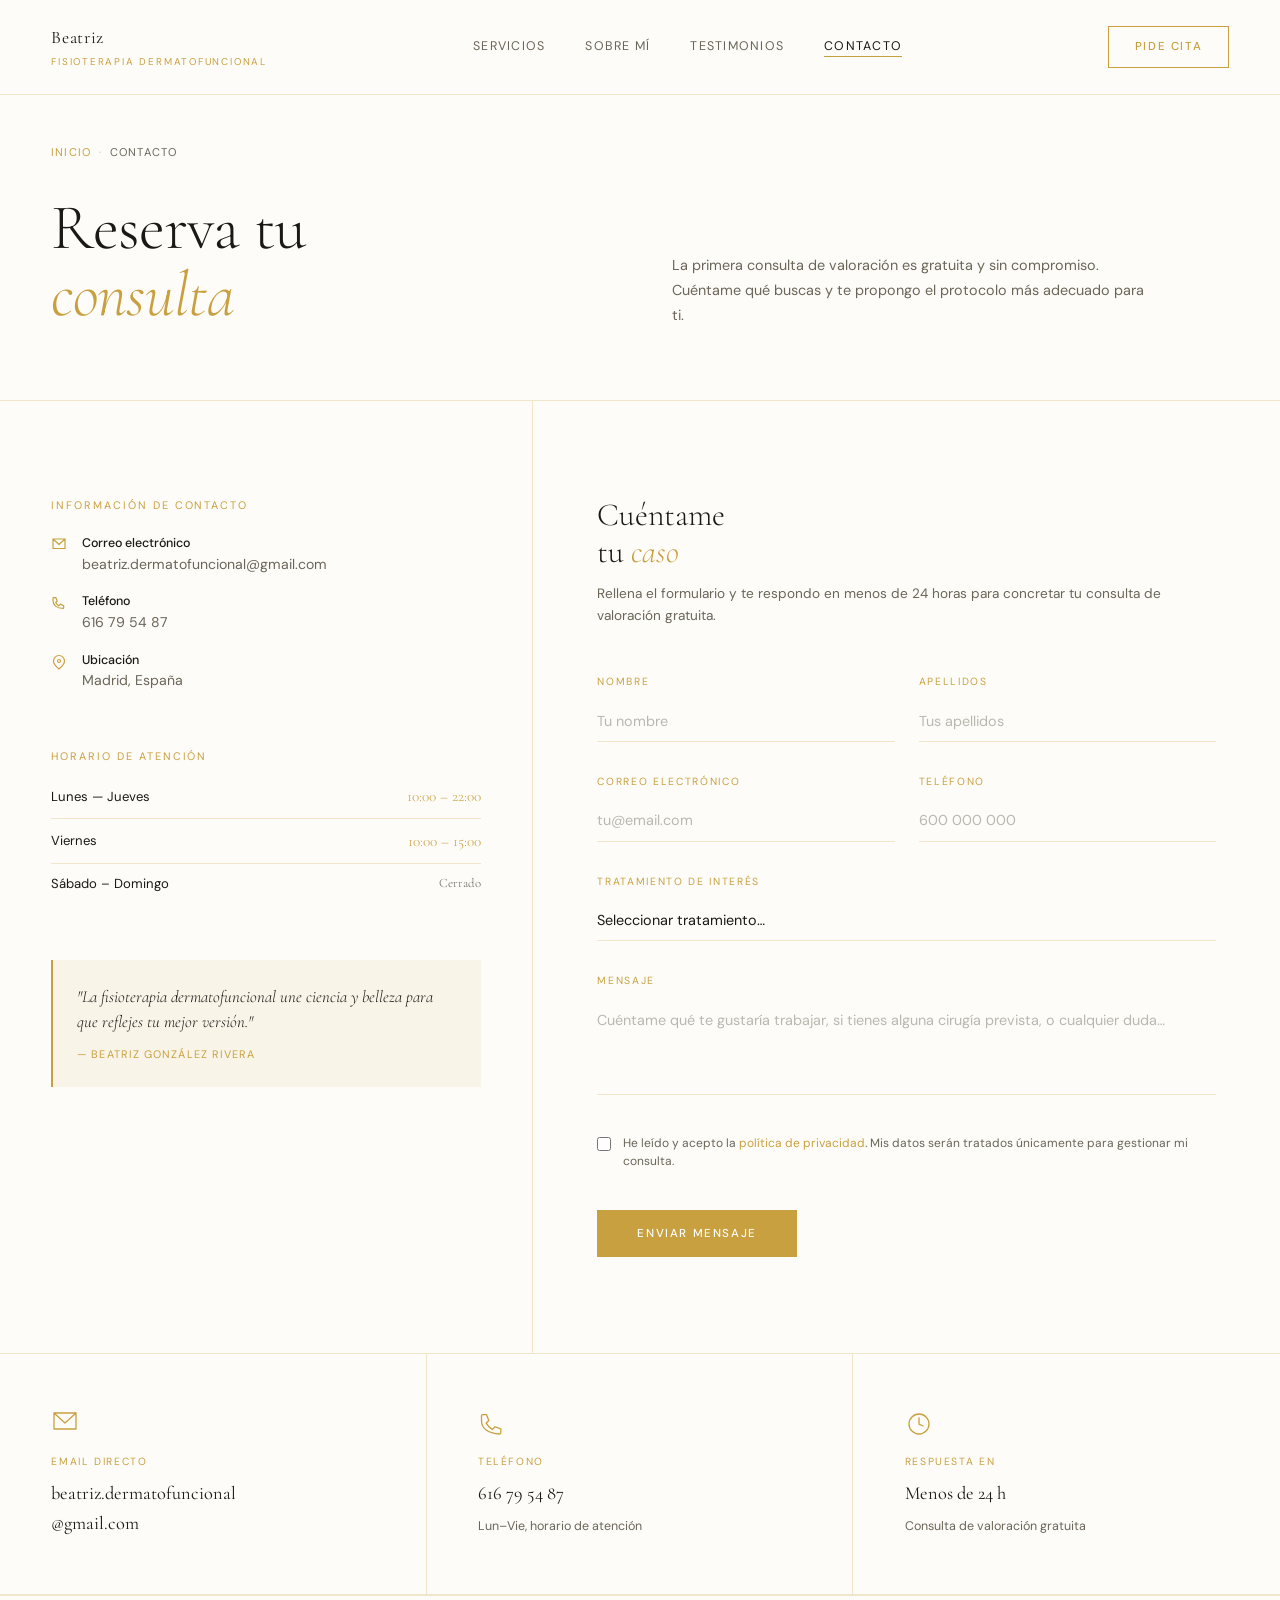
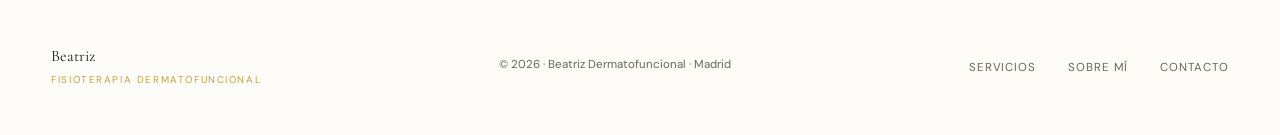
<file: contacto.html>
<!DOCTYPE html>
<html lang="es">
<head>
<meta charset="UTF-8">
<meta name="viewport" content="width=device-width, initial-scale=1.0">
<title>Contacto — Beatriz González Rivera · Fisioterapia Dermatofuncional · Madrid</title>
<link rel="preconnect" href="https://fonts.googleapis.com">
<link href="https://fonts.googleapis.com/css2?family=Cormorant+Garamond:ital,wght@0,300;0,400;0,500;0,600;1,300;1,400&family=DM+Sans:wght@300;400;500&display=swap" rel="stylesheet">
<style>
:root {
  --bg:       #FDFCF8;
  --bg2:      #F5F2EC;
  --fg:       #1A1916;
  --fg-muted: #6B6558;
  --gold:     #C9A040;
  --gold-lt:  #E2BC5E;
  --gold-bg:  #F9F4E8;
  --border:   rgba(201,160,64,0.25);
  --serif:    'Cormorant Garamond', Georgia, serif;
  --sans:     'DM Sans', system-ui, sans-serif;
}
*, *::before, *::after { box-sizing: border-box; margin: 0; padding: 0; }
html { scroll-behavior: smooth; }
body { font-family: var(--sans); background: var(--bg); color: var(--fg); -webkit-font-smoothing: antialiased; line-height: 1.6; }
a { color: inherit; text-decoration: none; }
.section-label { font-size: 10px; font-weight: 500; letter-spacing: 0.22em; text-transform: uppercase; color: var(--gold); display: block; margin-bottom: 0.8rem; }
.gold-line { display: block; width: 48px; height: 1px; background: var(--gold); margin-bottom: 1.5rem; }
.reveal { opacity: 0; transform: translateY(24px); transition: opacity 0.7s cubic-bezier(0.16,1,0.3,1), transform 0.7s cubic-bezier(0.16,1,0.3,1); }
.reveal.visible { opacity: 1; transform: none; }

/* NAV */
#main-nav {
  position: fixed; top: 0; left: 0; right: 0; z-index: 100;
  display: flex; align-items: center; justify-content: space-between;
  padding: 1.5rem 4vw;
  background: color-mix(in srgb, var(--bg) 92%, transparent);
  backdrop-filter: blur(16px);
  -webkit-backdrop-filter: blur(16px);
  border-bottom: 1px solid var(--border);
}
.nav-logo { font-family: var(--serif); font-size: 1.1rem; font-weight: 400; letter-spacing: 0.04em; }
.nav-logo span { display: block; font-size: 0.62rem; font-family: var(--sans); letter-spacing: 0.18em; text-transform: uppercase; color: var(--gold); margin-top: 2px; }
.nav-links { display: flex; gap: 2.5rem; list-style: none; font-size: 0.78rem; letter-spacing: 0.1em; text-transform: uppercase; }
.nav-links a { color: var(--fg-muted); transition: color 0.3s; position: relative; }
.nav-links a::after { content: ''; position: absolute; bottom: -3px; left: 0; right: 100%; height: 1px; background: var(--gold); transition: right 0.3s; }
.nav-links a:hover, .nav-links a.active { color: var(--fg); }
.nav-links a:hover::after, .nav-links a.active::after { right: 0; }
.nav-cta { font-size: 0.72rem; letter-spacing: 0.14em; text-transform: uppercase; font-weight: 500; padding: 0.7rem 1.6rem; border: 1px solid var(--gold); color: var(--gold); transition: background 0.3s, color 0.3s; }
.nav-cta:hover { background: var(--gold); color: var(--bg); }

/* PAGE HEADER */
#page-header {
  padding: 16vh 4vw 8vh;
  border-bottom: 1px solid var(--border);
  display: grid;
  grid-template-columns: 1fr 1fr;
  gap: 4rem;
  align-items: end;
}
.breadcrumb { display: flex; align-items: center; gap: 0.5rem; font-size: 0.7rem; letter-spacing: 0.1em; text-transform: uppercase; color: var(--fg-muted); margin-bottom: 2rem; }
.breadcrumb a { color: var(--gold); }
.ph-h1 { font-family: var(--serif); font-size: clamp(2.8rem, 5vw, 5.5rem); font-weight: 300; line-height: 1.05; letter-spacing: -0.01em; }
.ph-h1 em { font-style: italic; color: var(--gold); }
.ph-desc { font-size: 0.9rem; line-height: 1.75; color: var(--fg-muted); max-width: 48ch; }

/* MAIN CONTACT GRID */
#contact-main {
  display: grid;
  grid-template-columns: 1fr 1.4fr;
  min-height: 80vh;
  border-bottom: 1px solid var(--border);
}

/* LEFT — INFO */
.contact-info {
  padding: 6rem 4vw;
  border-right: 1px solid var(--border);
  display: flex;
  flex-direction: column;
  gap: 3.5rem;
}

.contact-block {}
.contact-block-title {
  font-size: 0.68rem; letter-spacing: 0.18em; text-transform: uppercase;
  color: var(--gold); margin-bottom: 1.2rem; display: block;
}
.contact-detail {
  display: flex; align-items: flex-start; gap: 0.9rem; margin-bottom: 1.1rem;
}
.contact-detail:last-child { margin-bottom: 0; }
.detail-icon { width: 16px; height: 16px; color: var(--gold); flex-shrink: 0; margin-top: 3px; }
.detail-text { font-size: 0.88rem; color: var(--fg-muted); line-height: 1.5; }
.detail-text strong { display: block; font-size: 0.78rem; color: var(--fg); font-weight: 500; margin-bottom: 1px; }
.detail-text a { color: var(--fg-muted); transition: color 0.3s; }
.detail-text a:hover { color: var(--gold); }

.hours-grid { display: flex; flex-direction: column; gap: 0.6rem; }
.hours-row { display: flex; justify-content: space-between; align-items: center; font-size: 0.82rem; padding-bottom: 0.6rem; border-bottom: 1px solid var(--border); }
.hours-row:last-child { border-bottom: none; }
.hours-day { color: var(--fg); font-weight: 400; }
.hours-time { color: var(--gold); font-family: var(--serif); font-size: 0.95rem; font-weight: 300; }

.quote-block {
  border-left: 2px solid var(--gold);
  padding: 1.5rem 1.5rem;
  background: var(--gold-bg);
}
.quote-block p {
  font-family: var(--serif); font-size: 1.05rem; font-style: italic;
  font-weight: 300; line-height: 1.5; color: var(--fg);
}
.quote-block cite {
  display: block; margin-top: 0.75rem;
  font-size: 0.68rem; letter-spacing: 0.1em; text-transform: uppercase;
  color: var(--gold); font-style: normal;
}

/* RIGHT — FORM */
.contact-form-col {
  padding: 6rem 5vw;
  background: var(--bg);
}
.form-title {
  font-family: var(--serif); font-size: clamp(1.6rem, 2.5vw, 2.5rem);
  font-weight: 300; line-height: 1.15; margin-bottom: 0.75rem;
}
.form-title em { font-style: italic; color: var(--gold); }
.form-subtitle { font-size: 0.85rem; color: var(--fg-muted); margin-bottom: 3rem; line-height: 1.6; }

.form-row { display: grid; grid-template-columns: 1fr 1fr; gap: 1.5rem; }
.form-group { margin-bottom: 2rem; }
.form-group label {
  display: block; font-size: 0.65rem; letter-spacing: 0.16em;
  text-transform: uppercase; color: var(--gold); margin-bottom: 0.6rem;
}
.form-group input,
.form-group select,
.form-group textarea {
  width: 100%; background: transparent; border: none;
  border-bottom: 1px solid var(--border);
  padding: 0.7rem 0; font-family: var(--sans); font-size: 0.9rem;
  color: var(--fg); outline: none; transition: border-color 0.3s;
  resize: none; -webkit-appearance: none; appearance: none;
}
.form-group input:focus,
.form-group select:focus,
.form-group textarea:focus { border-color: var(--gold); }
.form-group input::placeholder,
.form-group textarea::placeholder { color: var(--fg-muted); opacity: 0.45; }
.form-group select option { background: var(--bg); color: var(--fg); }

.form-consent {
  display: flex; align-items: flex-start; gap: 0.75rem;
  margin-bottom: 2.5rem;
}
.form-consent input[type="checkbox"] {
  width: 14px; height: 14px; flex-shrink: 0; margin-top: 3px;
  accent-color: var(--gold); cursor: pointer;
}
.form-consent label { font-size: 0.75rem; color: var(--fg-muted); line-height: 1.5; cursor: pointer; }
.form-consent a { color: var(--gold); }

.btn-submit {
  display: inline-block; background: var(--gold); color: var(--bg);
  font-family: var(--sans); font-size: 0.72rem; font-weight: 500;
  letter-spacing: 0.14em; text-transform: uppercase;
  padding: 1rem 2.5rem; border: none; cursor: pointer;
  transition: background 0.3s, transform 0.3s;
}
.btn-submit:hover { background: var(--gold-lt); transform: translateY(-1px); }

/* SUCCESS STATE */
.form-success {
  display: none; text-align: center; padding: 4rem 2rem;
}
.form-success .check {
  width: 56px; height: 56px; border: 1.5px solid var(--gold);
  border-radius: 50%; display: flex; align-items: center; justify-content: center;
  margin: 0 auto 1.5rem; color: var(--gold);
}
.form-success h3 { font-family: var(--serif); font-size: 1.8rem; font-weight: 300; margin-bottom: 0.75rem; }
.form-success p { font-size: 0.88rem; color: var(--fg-muted); }

/* BOTTOM STRIP */
#bottom-strip {
  display: grid;
  grid-template-columns: repeat(3, 1fr);
  border-bottom: 1px solid var(--border);
}
.strip-item {
  padding: 3.5rem 4vw;
  border-right: 1px solid var(--border);
  display: flex; flex-direction: column; gap: 0.5rem;
}
.strip-item:last-child { border-right: none; }
.strip-icon { width: 28px; height: 28px; color: var(--gold); margin-bottom: 0.5rem; }
.strip-label { font-size: 0.65rem; letter-spacing: 0.16em; text-transform: uppercase; color: var(--gold); }
.strip-value { font-family: var(--serif); font-size: 1.15rem; font-weight: 400; }
.strip-value a { transition: color 0.3s; }
.strip-value a:hover { color: var(--gold); }
.strip-sub { font-size: 0.78rem; color: var(--fg-muted); }

/* FOOTER */
footer { border-top: 1px solid var(--border); padding: 3rem 4vw; display: flex; align-items: center; justify-content: space-between; gap: 2rem; flex-wrap: wrap; }
.footer-logo { font-family: var(--serif); font-size: 1rem; font-weight: 400; }
.footer-logo span { display: block; font-family: var(--sans); font-size: 0.62rem; letter-spacing: 0.16em; text-transform: uppercase; color: var(--gold); margin-top: 2px; }
.footer-copy { font-size: 0.72rem; color: var(--fg-muted); }
.footer-links { display: flex; gap: 2rem; list-style: none; }
.footer-links a { font-size: 0.72rem; letter-spacing: 0.08em; text-transform: uppercase; color: var(--fg-muted); transition: color 0.3s; }
.footer-links a:hover { color: var(--gold); }
</style>
<link rel="stylesheet" href="mobile.css">
</head>
<body>

<div class="mobile-menu" id="mobile-menu">
  <ul class="mobile-menu-links">
    <li><a href="servicios.html">Servicios</a></li>
    <li><a href="sobre-mi.html">Sobre mí</a></li>
    <li><a href="blog.html">Blog</a></li>
    <li><a href="contacto.html" class="active">Contacto</a></li>
  </ul>
  <a href="contacto.html" class="mobile-menu-cta">Pide Cita</a>
  <div class="mobile-menu-contact">
    <span>616 79 54 87</span>
    <a href="mailto:beatriz.dermatofuncional@gmail.com">beatriz.dermatofuncional@gmail.com</a>
  </div>
</div>


<!-- NAV -->
<nav id="main-nav">
  <a href="index.html" class="nav-logo">
    Beatriz<br>
    <span>Fisioterapia Dermatofuncional</span>
  </a>
  <ul class="nav-links">
    <li><a href="servicios.html">Servicios</a></li>
    <li><a href="sobre-mi.html">Sobre mí</a></li>
    <li><a href="index.html#testimonios">Testimonios</a></li>
    <li><a href="contacto.html" class="active">Contacto</a></li>
  </ul>
  <a href="contacto.html" class="nav-cta">Pide Cita</a>
<button class="nav-hamburger" id="nav-hamburger" aria-label="Menú" onclick="toggleMenu()">
    <span></span><span></span><span></span>
  </button>
</nav>

<!-- PAGE HEADER -->
<header id="page-header">
  <div class="reveal">
    <div class="breadcrumb">
      <a href="index.html">Inicio</a>
      <span style="opacity:.4">·</span>
      <span>Contacto</span>
    </div>
    <h1 class="ph-h1">Reserva tu<br><em>consulta</em></h1>
  </div>
  <div class="reveal">
    <p class="ph-desc">La primera consulta de valoración es gratuita y sin compromiso. Cuéntame qué buscas y te propongo el protocolo más adecuado para ti.</p>
  </div>
</header>

<!-- MAIN GRID -->
<div id="contact-main">

  <!-- LEFT: INFO -->
  <div class="contact-info reveal">

    <div class="contact-block">
      <span class="contact-block-title">Información de contacto</span>
      <div class="contact-detail">
        <svg class="detail-icon" viewBox="0 0 16 16" fill="none">
          <path d="M2 2h12v9.5H2zM2 2l6 5.5 6-5.5" stroke="currentColor" stroke-width="1.2" stroke-linecap="round" stroke-linejoin="round"/>
        </svg>
        <div class="detail-text">
          <strong>Correo electrónico</strong>
          <a href="mailto:beatriz.dermatofuncional@gmail.com">beatriz.dermatofuncional@gmail.com</a>
        </div>
      </div>
      <div class="contact-detail">
        <svg class="detail-icon" viewBox="0 0 16 16" fill="none">
          <path d="M2 3.33A.67.67 0 0 1 2.67 2.67h2.2l1.33 3.33-1.53 1.53a8 8 0 0 0 3.13 3.13l1.54-1.53L12.67 10.6v2.2a.67.67 0 0 1-.67.67C5.56 13.47 2 9.9 2 5.56V3.33z" stroke="currentColor" stroke-width="1.2"/>
        </svg>
        <div class="detail-text">
          <strong>Teléfono</strong>
          <a href="tel:616795487">616 79 54 87</a>
        </div>
      </div>
      <div class="contact-detail">
        <svg class="detail-icon" viewBox="0 0 16 16" fill="none">
          <path d="M8 1.5A5.5 5.5 0 0 0 2.5 7c0 3.5 5.5 8 5.5 8s5.5-4.5 5.5-8A5.5 5.5 0 0 0 8 1.5z" stroke="currentColor" stroke-width="1.2"/>
          <circle cx="8" cy="7" r="1.5" stroke="currentColor" stroke-width="1.2"/>
        </svg>
        <div class="detail-text">
          <strong>Ubicación</strong>
          <span>Madrid, España</span>
        </div>
      </div>
    </div>

    <div class="contact-block">
      <span class="contact-block-title">Horario de atención</span>
      <div class="hours-grid">
        <div class="hours-row">
          <span class="hours-day">Lunes — Jueves</span>
          <span class="hours-time">10:00 – 22:00</span>
        </div>
        <div class="hours-row">
          <span class="hours-day">Viernes</span>
          <span class="hours-time">10:00 – 15:00</span>
        </div>
        <div class="hours-row">
          <span class="hours-day">Sábado – Domingo</span>
          <span class="hours-time" style="color:var(--fg-muted);font-size:0.8rem">Cerrado</span>
        </div>
      </div>
    </div>

    <div class="quote-block">
      <p>"La fisioterapia dermatofuncional une ciencia y belleza para que reflejes tu mejor versión."</p>
      <cite>— Beatriz González Rivera</cite>
    </div>

  </div>

  <!-- RIGHT: FORM -->
  <div class="contact-form-col reveal">
    <div id="form-wrap">
      <h2 class="form-title">Cuéntame<br>tu <em>caso</em></h2>
      <p class="form-subtitle">Rellena el formulario y te respondo en menos de 24 horas para concretar tu consulta de valoración gratuita.</p>

      <form id="contact-form" onsubmit="handleSubmit(event)">
        <div class="form-row">
          <div class="form-group">
            <label>Nombre</label>
            <input type="text" placeholder="Tu nombre" required>
          </div>
          <div class="form-group">
            <label>Apellidos</label>
            <input type="text" placeholder="Tus apellidos">
          </div>
        </div>
        <div class="form-row">
          <div class="form-group">
            <label>Correo electrónico</label>
            <input type="email" placeholder="tu@email.com" required>
          </div>
          <div class="form-group">
            <label>Teléfono</label>
            <input type="tel" placeholder="600 000 000">
          </div>
        </div>
        <div class="form-group">
          <label>Tratamiento de interés</label>
          <select>
            <option value="" disabled selected>Seleccionar tratamiento…</option>
            <option>Fisioterapia Preoperatoria</option>
            <option>Fisioterapia Postoperatoria</option>
            <option>Fisioterapia Intraquirúrgica</option>
            <option>Plasma Fibroblast</option>
            <option>Drenaje Linfático Brasileño</option>
            <option>Radiofrecuencia Facial</option>
            <option>Radiofrecuencia Corporal</option>
            <option>Microneedling</option>
            <option>No lo sé aún — quiero orientación</option>
          </select>
        </div>
        <div class="form-group">
          <label>Mensaje</label>
          <textarea rows="4" placeholder="Cuéntame qué te gustaría trabajar, si tienes alguna cirugía prevista, o cualquier duda…"></textarea>
        </div>
        <div class="form-consent">
          <input type="checkbox" id="consent" required>
          <label for="consent">He leído y acepto la <a href="#">política de privacidad</a>. Mis datos serán tratados únicamente para gestionar mi consulta.</label>
        </div>
        <button type="submit" class="btn-submit">Enviar mensaje</button>
      </form>
    </div>

    <div class="form-success" id="form-success">
      <div class="check">
        <svg width="24" height="24" viewBox="0 0 24 24" fill="none">
          <path d="M5 12l5 5L19 7" stroke="currentColor" stroke-width="1.5" stroke-linecap="round" stroke-linejoin="round"/>
        </svg>
      </div>
      <h3>Mensaje enviado</h3>
      <p>Muchas gracias. Beatriz se pondrá en contacto contigo en menos de 24 horas para concretar tu consulta de valoración gratuita.</p>
    </div>
  </div>
</div>

<!-- BOTTOM STRIP -->
<div id="bottom-strip" class="reveal">
  <div class="strip-item">
    <svg class="strip-icon" viewBox="0 0 28 28" fill="none">
      <path d="M3 3h22v16H3zM3 3l11 10L25 3" stroke="currentColor" stroke-width="1.3" stroke-linecap="round" stroke-linejoin="round"/>
    </svg>
    <span class="strip-label">Email directo</span>
    <div class="strip-value"><a href="mailto:beatriz.dermatofuncional@gmail.com">beatriz.dermatofuncional<br>@gmail.com</a></div>
  </div>
  <div class="strip-item">
    <svg class="strip-icon" viewBox="0 0 28 28" fill="none">
      <path d="M3.5 5.83A1.17 1.17 0 0 1 4.67 4.67h3.83l2.33 5.83-2.67 2.67a15.67 15.67 0 0 0 6.17 6.17l2.67-2.67 5.83 2.33v3.83a1.17 1.17 0 0 1-1.17 1.17C9.23 23.5 3.5 17.77 3.5 10.67V5.83z" stroke="currentColor" stroke-width="1.3"/>
    </svg>
    <span class="strip-label">Teléfono</span>
    <div class="strip-value"><a href="tel:616795487">616 79 54 87</a></div>
    <div class="strip-sub">Lun–Vie, horario de atención</div>
  </div>
  <div class="strip-item">
    <svg class="strip-icon" viewBox="0 0 28 28" fill="none">
      <circle cx="14" cy="14" r="10" stroke="currentColor" stroke-width="1.3"/>
      <path d="M14 8v6l4 2" stroke="currentColor" stroke-width="1.3" stroke-linecap="round"/>
    </svg>
    <span class="strip-label">Respuesta en</span>
    <div class="strip-value">Menos de 24 h</div>
    <div class="strip-sub">Consulta de valoración gratuita</div>
  </div>
</div>

<!-- FOOTER -->
<footer>
  <div class="footer-logo">Beatriz<br><span>Fisioterapia Dermatofuncional</span></div>
  <p class="footer-copy">© 2026 · Beatriz Dermatofuncional · Madrid</p>
  <ul class="footer-links">
    <li><a href="servicios.html">Servicios</a></li>
    <li><a href="sobre-mi.html">Sobre mí</a></li>
    <li><a href="contacto.html">Contacto</a></li>
  </ul>
</footer>

<script>
// Reveal
const reveals = document.querySelectorAll('.reveal');
const io = new IntersectionObserver(entries => {
  entries.forEach(e => { if (e.isIntersecting) { e.target.classList.add('visible'); io.unobserve(e.target); } });
}, { threshold: 0.05 });
reveals.forEach(el => io.observe(el));
reveals.forEach(el => {
  const rect = el.getBoundingClientRect();
  if (rect.top < window.innerHeight * 0.9) {
    el.style.transition = 'none'; el.classList.add('visible');
    requestAnimationFrame(() => requestAnimationFrame(() => el.style.transition = ''));
  }
});

// Form submit
function handleSubmit(e) {
  e.preventDefault();
  document.getElementById('form-wrap').style.display = 'none';
  document.getElementById('form-success').style.display = 'block';
}
</script>
</body>
</html>
</file>
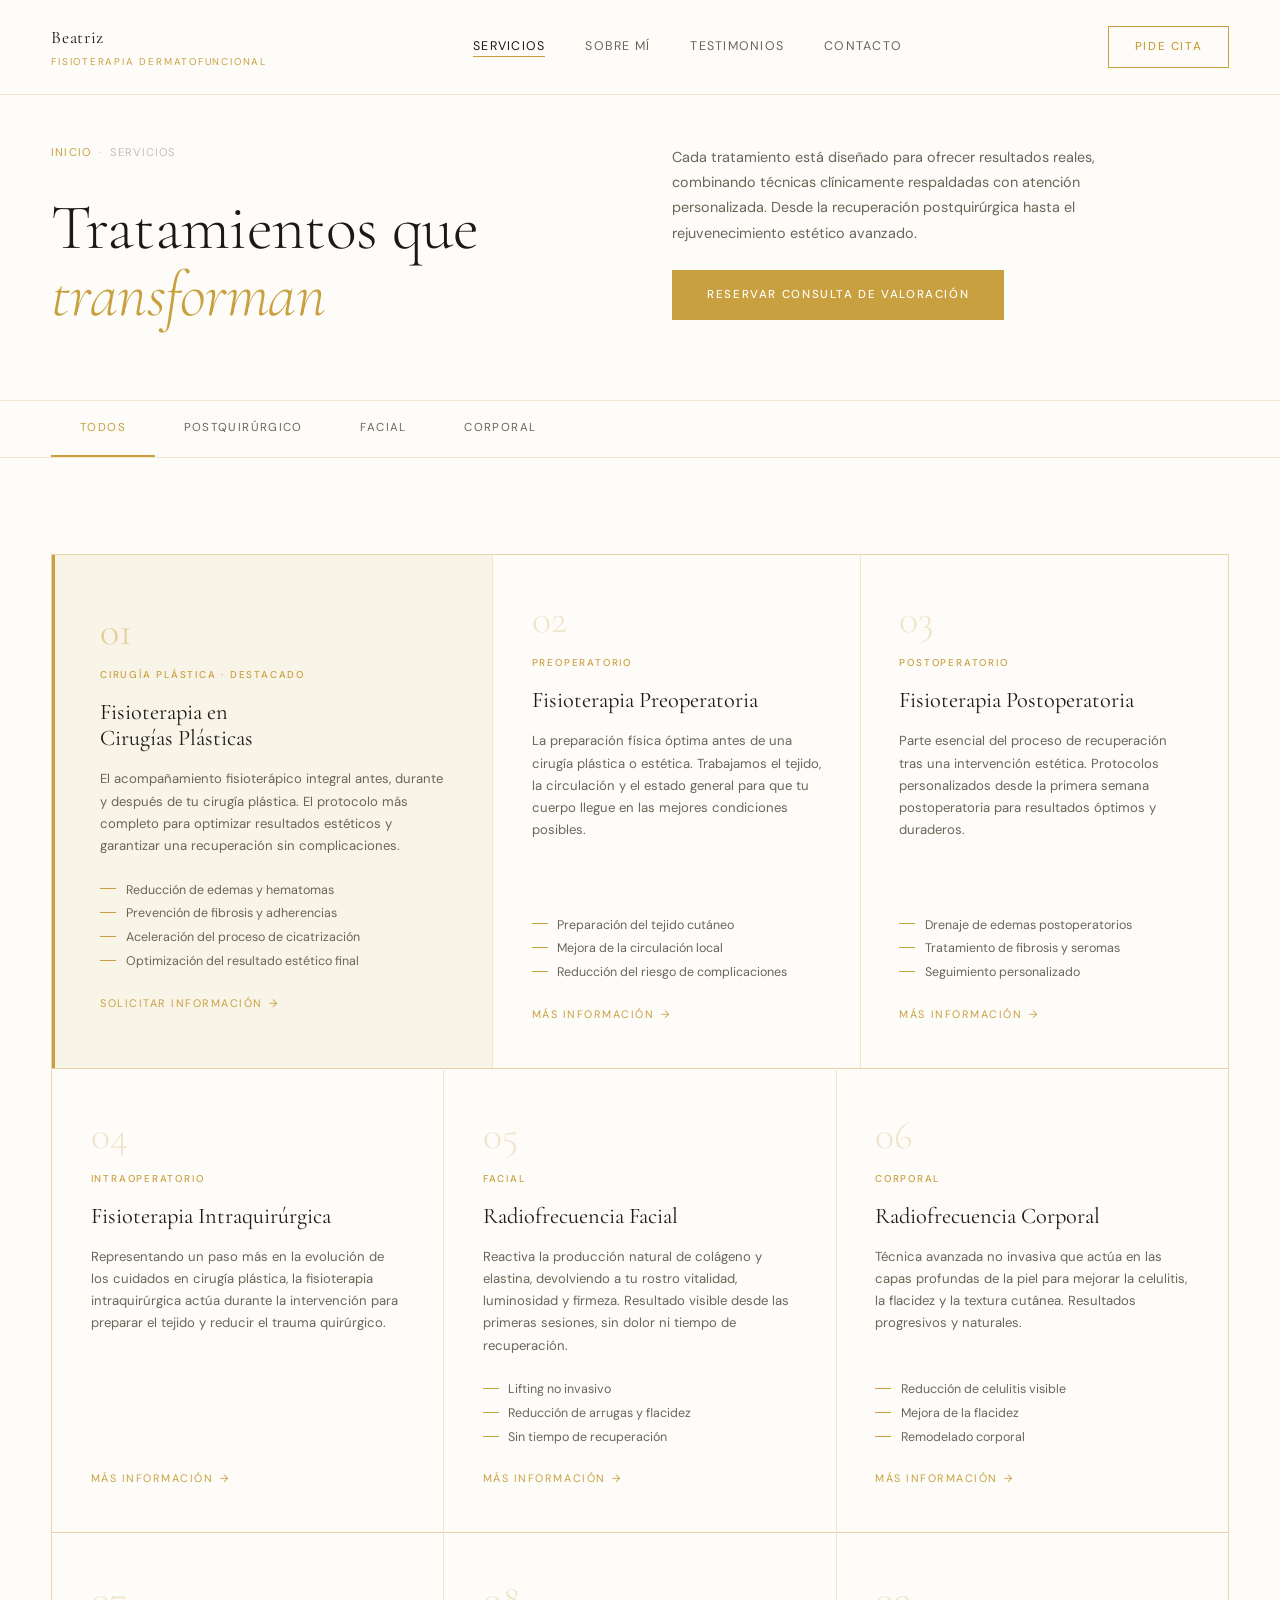
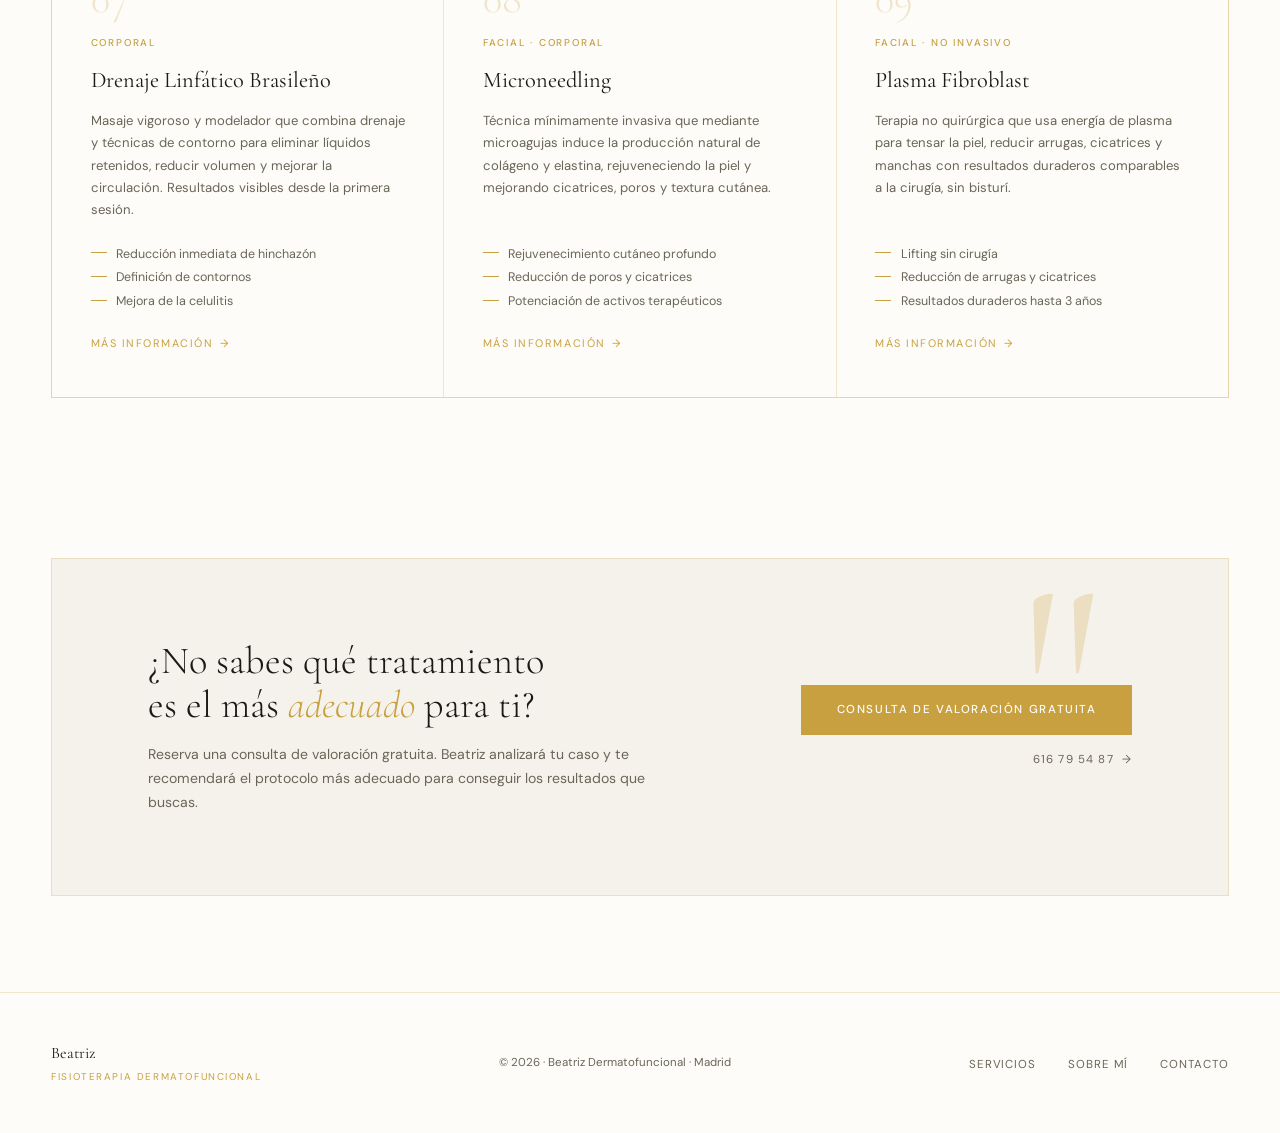
<file: servicios.html>
<!DOCTYPE html>
<html lang="es">
<head>
<meta charset="UTF-8">
<meta name="viewport" content="width=device-width, initial-scale=1.0">
<title>Servicios — Beatriz · Fisioterapia Dermatofuncional · Madrid</title>
<link rel="preconnect" href="https://fonts.googleapis.com">
<link href="https://fonts.googleapis.com/css2?family=Cormorant+Garamond:ital,wght@0,300;0,400;0,500;0,600;1,300;1,400&family=DM+Sans:wght@300;400;500&display=swap" rel="stylesheet">
<style>
/* ─── TOKENS ─────────────────────────────────────── */
:root {
  --bg:       #FDFCF8;
  --bg2:      #F5F2EC;
  --fg:       #1A1916;
  --fg-muted: #6B6558;
  --gold:     #C9A040;
  --gold-lt:  #E2BC5E;
  --gold-bg:  #F9F4E8;
  --border:   rgba(201,160,64,0.25);
  --serif:    'Cormorant Garamond', Georgia, serif;
  --sans:     'DM Sans', system-ui, sans-serif;
}
*, *::before, *::after { box-sizing: border-box; margin: 0; padding: 0; }
html { scroll-behavior: smooth; }
body {
  font-family: var(--sans);
  background: var(--bg);
  color: var(--fg);
  -webkit-font-smoothing: antialiased;
  line-height: 1.6;
}
a { color: inherit; text-decoration: none; }
img { display: block; max-width: 100%; }

.gold-line { display: block; width: 48px; height: 1px; background: var(--gold); margin-bottom: 1.5rem; }
.section-label { font-size: 10px; font-weight: 500; letter-spacing: 0.22em; text-transform: uppercase; color: var(--gold); display: block; margin-bottom: 0.8rem; }

.reveal { opacity: 0; transform: translateY(24px); transition: opacity 0.7s cubic-bezier(0.16,1,0.3,1), transform 0.7s cubic-bezier(0.16,1,0.3,1); }
.reveal.visible { opacity: 1; transform: none; }

/* ─── NAV ────────────────────────────────────────── */
#main-nav {
  position: fixed; top: 0; left: 0; right: 0; z-index: 100;
  display: flex; align-items: center; justify-content: space-between;
  padding: 1.5rem 4vw;
  background: color-mix(in srgb, var(--bg) 92%, transparent);
  backdrop-filter: blur(16px);
  -webkit-backdrop-filter: blur(16px);
  border-bottom: 1px solid var(--border);
}
.nav-logo { font-family: var(--serif); font-size: 1.1rem; font-weight: 400; letter-spacing: 0.04em; }
.nav-logo span { display: block; font-size: 0.62rem; font-family: var(--sans); letter-spacing: 0.18em; text-transform: uppercase; color: var(--gold); margin-top: 2px; }
.nav-links { display: flex; gap: 2.5rem; list-style: none; font-size: 0.78rem; letter-spacing: 0.1em; text-transform: uppercase; }
.nav-links a { color: var(--fg-muted); transition: color 0.3s; position: relative; }
.nav-links a::after { content: ''; position: absolute; bottom: -3px; left: 0; right: 100%; height: 1px; background: var(--gold); transition: right 0.3s; }
.nav-links a:hover, .nav-links a.active { color: var(--fg); }
.nav-links a:hover::after, .nav-links a.active::after { right: 0; }
.nav-cta { font-size: 0.72rem; letter-spacing: 0.14em; text-transform: uppercase; font-weight: 500; padding: 0.7rem 1.6rem; border: 1px solid var(--gold); color: var(--gold); transition: background 0.3s, color 0.3s; }
.nav-cta:hover { background: var(--gold); color: var(--bg); }

/* ─── PAGE HEADER ────────────────────────────────── */
#page-header {
  padding: 16vh 4vw 8vh;
  border-bottom: 1px solid var(--border);
  display: grid;
  grid-template-columns: 1fr 1fr;
  gap: 4rem;
  align-items: end;
}
.ph-left {}
.breadcrumb {
  display: flex; align-items: center; gap: 0.5rem;
  font-size: 0.7rem; letter-spacing: 0.1em; text-transform: uppercase;
  color: var(--fg-muted); margin-bottom: 2rem;
}
.breadcrumb a { color: var(--gold); transition: opacity 0.3s; }
.breadcrumb a:hover { opacity: 0.7; }
.breadcrumb span { opacity: 0.4; }
.ph-h1 {
  font-family: var(--serif);
  font-size: clamp(2.8rem, 5vw, 5.5rem);
  font-weight: 300; line-height: 1.05; letter-spacing: -0.01em;
}
.ph-h1 em { font-style: italic; color: var(--gold); }
.ph-right {
  display: flex; flex-direction: column; justify-content: flex-end; gap: 1.5rem;
  padding-bottom: 0.5rem;
}
.ph-desc {
  font-size: 0.9rem; line-height: 1.75; color: var(--fg-muted); max-width: 48ch;
}
.btn-primary {
  display: inline-block; background: var(--gold); color: var(--bg);
  font-size: 0.72rem; font-weight: 500; letter-spacing: 0.14em; text-transform: uppercase;
  padding: 1rem 2.2rem; transition: background 0.3s, transform 0.3s; align-self: flex-start;
}
.btn-primary:hover { background: var(--gold-lt); transform: translateY(-1px); }

/* ─── CATEGORY TABS ──────────────────────────────── */
#category-tabs {
  display: flex; align-items: center; gap: 0;
  border-bottom: 1px solid var(--border);
  padding: 0 4vw;
  overflow-x: auto;
}
.cat-tab {
  font-size: 0.72rem; letter-spacing: 0.12em; text-transform: uppercase;
  padding: 1.2rem 1.8rem; color: var(--fg-muted);
  border-bottom: 2px solid transparent;
  cursor: pointer; transition: color 0.3s, border-color 0.3s;
  white-space: nowrap; background: none; border-top: none; border-left: none; border-right: none;
  font-family: var(--sans);
}
.cat-tab:hover { color: var(--fg); }
.cat-tab.active { color: var(--gold); border-bottom-color: var(--gold); }

/* ─── SERVICES LAYOUT ────────────────────────────── */
#services-container {
  padding: 6rem 4vw 10rem;
}

/* Featured row */
.featured-row {
  display: grid;
  grid-template-columns: 1.2fr 1fr 1fr;
  gap: 1px;
  background: var(--border);
  border: 1px solid var(--border);
  margin-bottom: 1px;
}

/* Standard rows */
.standard-row {
  display: grid;
  grid-template-columns: repeat(3, 1fr);
  gap: 1px;
  background: var(--border);
  border: 1px solid var(--border);
  border-top: none;
  margin-bottom: 1px;
}
.standard-row:last-child { margin-bottom: 0; }

/* Service card base */
.svc {
  background: var(--bg);
  padding: 2.8rem 2.4rem;
  display: flex; flex-direction: column; gap: 1rem;
  position: relative; overflow: hidden;
  transition: background 0.4s cubic-bezier(0.16,1,0.3,1);
  cursor: default;
}
.svc::after {
  content: '';
  position: absolute; bottom: 0; left: 0; right: 100%;
  height: 2px; background: var(--gold);
  transition: right 0.5s cubic-bezier(0.16,1,0.3,1);
}
.svc:hover::after { right: 0; }
.svc:hover { background: var(--gold-bg); }

.svc-num {
  font-family: var(--serif); font-size: 2.5rem; font-weight: 300;
  color: var(--border); line-height: 1; transition: color 0.3s;
}
.svc:hover .svc-num { color: color-mix(in srgb, var(--gold) 40%, var(--border)); }

.svc-tag {
  font-size: 0.62rem; letter-spacing: 0.18em; text-transform: uppercase;
  color: var(--gold); font-weight: 500;
}

.svc-name {
  font-family: var(--serif); font-size: 1.4rem; font-weight: 400; line-height: 1.2;
}

.svc-desc {
  font-size: 0.82rem; line-height: 1.7; color: var(--fg-muted); flex: 1;
}

.svc-benefits {
  display: flex; flex-direction: column; gap: 0.4rem; margin-top: 0.5rem;
}
.svc-benefit {
  display: flex; align-items: flex-start; gap: 0.6rem;
  font-size: 0.78rem; color: var(--fg-muted); line-height: 1.4;
}
.svc-benefit::before {
  content: ''; width: 16px; height: 1px; background: var(--gold);
  flex-shrink: 0; margin-top: 0.55em;
}

.svc-link {
  font-size: 0.68rem; letter-spacing: 0.14em; text-transform: uppercase;
  color: var(--gold); display: flex; align-items: center; gap: 0.4rem;
  transition: gap 0.3s; margin-top: 0.5rem;
}
.svc-link::after { content: '→'; }
.svc:hover .svc-link { gap: 0.7rem; }

/* Featured card variant */
.svc.featured {
  background: var(--gold-bg);
  border-left: 3px solid var(--gold);
  padding: 3.5rem 2.8rem;
}
.svc.featured:hover { background: color-mix(in srgb, var(--gold) 10%, var(--bg)); }
.svc.featured .svc-num { color: color-mix(in srgb, var(--gold) 30%, var(--border)); }
.svc.featured:hover .svc-num { color: var(--gold); }

/* ─── CATEGORY SECTIONS ──────────────────────────── */
.cat-section { display: none; }
.cat-section.active { display: block; }

/* ─── CTA BANNER ─────────────────────────────────── */
#cta-banner {
  margin: 0 4vw 6rem;
  border: 1px solid var(--border);
  padding: 5rem 6rem;
  display: grid;
  grid-template-columns: 1fr auto;
  align-items: center;
  gap: 4rem;
  background: var(--bg2);
  position: relative;
  overflow: hidden;
}
#cta-banner::before {
  content: '"';
  position: absolute; right: 8rem; top: -1rem;
  font-family: var(--serif); font-size: 18rem; font-weight: 300;
  color: var(--border); line-height: 1; pointer-events: none;
}
.cta-text {}
.cta-text h2 {
  font-family: var(--serif); font-size: clamp(1.8rem, 3vw, 3rem);
  font-weight: 300; line-height: 1.15; margin-bottom: 1rem;
}
.cta-text h2 em { font-style: italic; color: var(--gold); }
.cta-text p { font-size: 0.88rem; color: var(--fg-muted); max-width: 50ch; line-height: 1.7; }
.cta-actions { display: flex; flex-direction: column; gap: 1rem; align-items: flex-end; flex-shrink: 0; }
.btn-ghost {
  font-size: 0.72rem; letter-spacing: 0.1em; text-transform: uppercase;
  color: var(--fg-muted); display: flex; align-items: center; gap: 0.5rem;
  transition: color 0.3s, gap 0.3s;
}
.btn-ghost:hover { color: var(--fg); gap: 0.8rem; }
.btn-ghost::after { content: '→'; }

/* ─── FOOTER ─────────────────────────────────────── */
footer {
  border-top: 1px solid var(--border);
  padding: 3rem 4vw;
  display: flex; align-items: center; justify-content: space-between;
  gap: 2rem; flex-wrap: wrap;
}
.footer-logo { font-family: var(--serif); font-size: 1rem; font-weight: 400; }
.footer-logo span { display: block; font-family: var(--sans); font-size: 0.62rem; letter-spacing: 0.16em; text-transform: uppercase; color: var(--gold); margin-top: 2px; }
.footer-copy { font-size: 0.72rem; color: var(--fg-muted); }
.footer-links { display: flex; gap: 2rem; list-style: none; }
.footer-links a { font-size: 0.72rem; letter-spacing: 0.08em; text-transform: uppercase; color: var(--fg-muted); transition: color 0.3s; }
.footer-links a:hover { color: var(--gold); }
</style>
<link rel="stylesheet" href="mobile.css">
</head>
<body>

<div class="mobile-menu" id="mobile-menu">
  <ul class="mobile-menu-links">
    <li><a href="servicios.html" class="active">Servicios</a></li>
    <li><a href="sobre-mi.html">Sobre mí</a></li>
    <li><a href="blog.html">Blog</a></li>
    <li><a href="contacto.html">Contacto</a></li>
  </ul>
  <a href="contacto.html" class="mobile-menu-cta">Pide Cita</a>
  <div class="mobile-menu-contact">
    <span>616 79 54 87</span>
    <a href="mailto:beatriz.dermatofuncional@gmail.com">beatriz.dermatofuncional@gmail.com</a>
  </div>
</div>


<!-- NAV -->
<nav id="main-nav">
  <a href="index.html" class="nav-logo">
    Beatriz<br>
    <span>Fisioterapia Dermatofuncional</span>
  </a>
  <ul class="nav-links">
    <li><a href="servicios.html" class="active">Servicios</a></li>
    <li><a href="index.html#sobre-mi">Sobre mí</a></li>
    <li><a href="index.html#testimonios">Testimonios</a></li>
    <li><a href="index.html#contacto">Contacto</a></li>
  </ul>
  <a href="index.html#contacto" class="nav-cta">Pide Cita</a>
<button class="nav-hamburger" id="nav-hamburger" aria-label="Menú" onclick="toggleMenu()">
    <span></span><span></span><span></span>
  </button>
</nav>

<!-- PAGE HEADER -->
<header id="page-header">
  <div class="ph-left reveal">
    <nav class="breadcrumb">
      <a href="index.html">Inicio</a>
      <span>·</span>
      <span>Servicios</span>
    </nav>
    <h1 class="ph-h1">Tratamientos que<br><em>transforman</em></h1>
  </div>
  <div class="ph-right reveal">
    <p class="ph-desc">Cada tratamiento está diseñado para ofrecer resultados reales, combinando técnicas clínicamente respaldadas con atención personalizada. Desde la recuperación postquirúrgica hasta el rejuvenecimiento estético avanzado.</p>
    <a href="index.html#contacto" class="btn-primary">Reservar consulta de valoración</a>
  </div>
</header>

<!-- CATEGORY TABS -->
<div id="category-tabs">
  <button class="cat-tab active" onclick="setCategory('todos', this)">Todos</button>
  <button class="cat-tab" onclick="setCategory('postquirurgico', this)">Postquirúrgico</button>
  <button class="cat-tab" onclick="setCategory('facial', this)">Facial</button>
  <button class="cat-tab" onclick="setCategory('corporal', this)">Corporal</button>
</div>

<!-- SERVICES -->
<div id="services-container">

  <!-- TODOS (default) -->
  <div class="cat-section active" id="cat-todos">

    <!-- Row 1: Fisioterapia en Cirugías (featured) -->
    <div class="featured-row reveal">
      <div class="svc featured">
        <div class="svc-num">01</div>
        <div class="svc-tag">Cirugía Plástica · Destacado</div>
        <div class="svc-name">Fisioterapia en<br>Cirugías Plásticas</div>
        <p class="svc-desc">El acompañamiento fisioterápico integral antes, durante y después de tu cirugía plástica. El protocolo más completo para optimizar resultados estéticos y garantizar una recuperación sin complicaciones.</p>
        <div class="svc-benefits">
          <div class="svc-benefit">Reducción de edemas y hematomas</div>
          <div class="svc-benefit">Prevención de fibrosis y adherencias</div>
          <div class="svc-benefit">Aceleración del proceso de cicatrización</div>
          <div class="svc-benefit">Optimización del resultado estético final</div>
        </div>
        <a href="index.html#contacto" class="svc-link">Solicitar información</a>
      </div>
      <div class="svc">
        <div class="svc-num">02</div>
        <div class="svc-tag">Preoperatorio</div>
        <div class="svc-name">Fisioterapia Preoperatoria</div>
        <p class="svc-desc">La preparación física óptima antes de una cirugía plástica o estética. Trabajamos el tejido, la circulación y el estado general para que tu cuerpo llegue en las mejores condiciones posibles.</p>
        <div class="svc-benefits">
          <div class="svc-benefit">Preparación del tejido cutáneo</div>
          <div class="svc-benefit">Mejora de la circulación local</div>
          <div class="svc-benefit">Reducción del riesgo de complicaciones</div>
        </div>
        <a href="index.html#contacto" class="svc-link">Más información</a>
      </div>
      <div class="svc">
        <div class="svc-num">03</div>
        <div class="svc-tag">Postoperatorio</div>
        <div class="svc-name">Fisioterapia Postoperatoria</div>
        <p class="svc-desc">Parte esencial del proceso de recuperación tras una intervención estética. Protocolos personalizados desde la primera semana postoperatoria para resultados óptimos y duraderos.</p>
        <div class="svc-benefits">
          <div class="svc-benefit">Drenaje de edemas postoperatorios</div>
          <div class="svc-benefit">Tratamiento de fibrosis y seromas</div>
          <div class="svc-benefit">Seguimiento personalizado</div>
        </div>
        <a href="index.html#contacto" class="svc-link">Más información</a>
      </div>
    </div>

    <!-- Row 2 -->
    <div class="standard-row reveal">
      <div class="svc">
        <div class="svc-num">04</div>
        <div class="svc-tag">Intraoperatorio</div>
        <div class="svc-name">Fisioterapia Intraquirúrgica</div>
        <p class="svc-desc">Representando un paso más en la evolución de los cuidados en cirugía plástica, la fisioterapia intraquirúrgica actúa durante la intervención para preparar el tejido y reducir el trauma quirúrgico.</p>
        <a href="index.html#contacto" class="svc-link">Más información</a>
      </div>
      <div class="svc">
        <div class="svc-num">05</div>
        <div class="svc-tag">Facial</div>
        <div class="svc-name">Radiofrecuencia Facial</div>
        <p class="svc-desc">Reactiva la producción natural de colágeno y elastina, devolviendo a tu rostro vitalidad, luminosidad y firmeza. Resultado visible desde las primeras sesiones, sin dolor ni tiempo de recuperación.</p>
        <div class="svc-benefits">
          <div class="svc-benefit">Lifting no invasivo</div>
          <div class="svc-benefit">Reducción de arrugas y flacidez</div>
          <div class="svc-benefit">Sin tiempo de recuperación</div>
        </div>
        <a href="index.html#contacto" class="svc-link">Más información</a>
      </div>
      <div class="svc">
        <div class="svc-num">06</div>
        <div class="svc-tag">Corporal</div>
        <div class="svc-name">Radiofrecuencia Corporal</div>
        <p class="svc-desc">Técnica avanzada no invasiva que actúa en las capas profundas de la piel para mejorar la celulitis, la flacidez y la textura cutánea. Resultados progresivos y naturales.</p>
        <div class="svc-benefits">
          <div class="svc-benefit">Reducción de celulitis visible</div>
          <div class="svc-benefit">Mejora de la flacidez</div>
          <div class="svc-benefit">Remodelado corporal</div>
        </div>
        <a href="index.html#contacto" class="svc-link">Más información</a>
      </div>
    </div>

    <!-- Row 3 -->
    <div class="standard-row reveal">
      <div class="svc">
        <div class="svc-num">07</div>
        <div class="svc-tag">Corporal</div>
        <div class="svc-name">Drenaje Linfático Brasileño</div>
        <p class="svc-desc">Masaje vigoroso y modelador que combina drenaje y técnicas de contorno para eliminar líquidos retenidos, reducir volumen y mejorar la circulación. Resultados visibles desde la primera sesión.</p>
        <div class="svc-benefits">
          <div class="svc-benefit">Reducción inmediata de hinchazón</div>
          <div class="svc-benefit">Definición de contornos</div>
          <div class="svc-benefit">Mejora de la celulitis</div>
        </div>
        <a href="index.html#contacto" class="svc-link">Más información</a>
      </div>
      <div class="svc">
        <div class="svc-num">08</div>
        <div class="svc-tag">Facial · Corporal</div>
        <div class="svc-name">Microneedling</div>
        <p class="svc-desc">Técnica mínimamente invasiva que mediante microagujas induce la producción natural de colágeno y elastina, rejuveneciendo la piel y mejorando cicatrices, poros y textura cutánea.</p>
        <div class="svc-benefits">
          <div class="svc-benefit">Rejuvenecimiento cutáneo profundo</div>
          <div class="svc-benefit">Reducción de poros y cicatrices</div>
          <div class="svc-benefit">Potenciación de activos terapéuticos</div>
        </div>
        <a href="index.html#contacto" class="svc-link">Más información</a>
      </div>
      <div class="svc">
        <div class="svc-num">09</div>
        <div class="svc-tag">Facial · No Invasivo</div>
        <div class="svc-name">Plasma Fibroblast</div>
        <p class="svc-desc">Terapia no quirúrgica que usa energía de plasma para tensar la piel, reducir arrugas, cicatrices y manchas con resultados duraderos comparables a la cirugía, sin bisturí.</p>
        <div class="svc-benefits">
          <div class="svc-benefit">Lifting sin cirugía</div>
          <div class="svc-benefit">Reducción de arrugas y cicatrices</div>
          <div class="svc-benefit">Resultados duraderos hasta 3 años</div>
        </div>
        <a href="index.html#contacto" class="svc-link">Más información</a>
      </div>
    </div>
  </div>

  <!-- POSTQUIRURGICO -->
  <div class="cat-section" id="cat-postquirurgico">
    <div class="featured-row reveal">
      <div class="svc featured">
        <div class="svc-num">01</div>
        <div class="svc-tag">Integral · Destacado</div>
        <div class="svc-name">Fisioterapia en<br>Cirugías Plásticas</div>
        <p class="svc-desc">El acompañamiento fisioterápico completo — antes, durante y después — para garantizar los mejores resultados estéticos y una recuperación segura y eficaz.</p>
        <div class="svc-benefits">
          <div class="svc-benefit">Reducción de edemas y hematomas</div>
          <div class="svc-benefit">Prevención de fibrosis</div>
          <div class="svc-benefit">Optimización del resultado final</div>
        </div>
        <a href="index.html#contacto" class="svc-link">Solicitar</a>
      </div>
      <div class="svc">
        <div class="svc-num">02</div>
        <div class="svc-tag">Preoperatorio</div>
        <div class="svc-name">Fisioterapia Preoperatoria</div>
        <p class="svc-desc">Prepara tu cuerpo para la intervención con protocolos específicos que mejoran la circulación y condicionan el tejido para minimizar complicaciones.</p>
        <a href="index.html#contacto" class="svc-link">Más información</a>
      </div>
      <div class="svc">
        <div class="svc-num">03</div>
        <div class="svc-tag">Postoperatorio</div>
        <div class="svc-name">Fisioterapia Postoperatoria</div>
        <p class="svc-desc">Protocolo personalizado desde la primera semana tras la cirugía para acelerar la recuperación y maximizar el resultado estético de la intervención.</p>
        <a href="index.html#contacto" class="svc-link">Más información</a>
      </div>
    </div>
    <div class="standard-row reveal" style="grid-template-columns:1fr 1fr">
      <div class="svc">
        <div class="svc-num">04</div>
        <div class="svc-tag">Intraoperatorio</div>
        <div class="svc-name">Fisioterapia Intraquirúrgica</div>
        <p class="svc-desc">Intervención fisioterápica durante la cirugía para preparar el tejido en tiempo real y reducir el trauma quirúrgico desde el primer momento.</p>
        <a href="index.html#contacto" class="svc-link">Más información</a>
      </div>
      <div class="svc">
        <div class="svc-num">05</div>
        <div class="svc-tag">Corporal</div>
        <div class="svc-name">Drenaje Linfático Brasileño</div>
        <p class="svc-desc">Esencial en la recuperación postoperatoria para eliminar líquidos retenidos, reducir la hinchazón y definir el resultado de la cirugía.</p>
        <a href="index.html#contacto" class="svc-link">Más información</a>
      </div>
    </div>
  </div>

  <!-- FACIAL -->
  <div class="cat-section" id="cat-facial">
    <div class="featured-row reveal">
      <div class="svc featured">
        <div class="svc-num">01</div>
        <div class="svc-tag">Facial · No Invasivo · Destacado</div>
        <div class="svc-name">Plasma Fibroblast</div>
        <p class="svc-desc">La alternativa no quirúrgica más eficaz para el rejuvenecimiento facial. Usa energía de plasma controlada para estimular los fibroblastos, tensando la piel con resultados que duran hasta 3 años.</p>
        <div class="svc-benefits">
          <div class="svc-benefit">Lifting sin cirugía ni anestesia</div>
          <div class="svc-benefit">Reducción de párpados caídos</div>
          <div class="svc-benefit">Mejora de arrugas periorales</div>
          <div class="svc-benefit">Resultados comparables a blefaroplastia</div>
        </div>
        <a href="index.html#contacto" class="svc-link">Solicitar</a>
      </div>
      <div class="svc">
        <div class="svc-num">02</div>
        <div class="svc-tag">Facial</div>
        <div class="svc-name">Radiofrecuencia Facial</div>
        <p class="svc-desc">Estimulación profunda del colágeno y la elastina para un efecto lifting progresivo. Sin dolor, sin tiempo de recuperación, con luminosidad desde la primera sesión.</p>
        <a href="index.html#contacto" class="svc-link">Más información</a>
      </div>
      <div class="svc">
        <div class="svc-num">03</div>
        <div class="svc-tag">Facial · Corporal</div>
        <div class="svc-name">Microneedling</div>
        <p class="svc-desc">Regeneración cutánea profunda mediante microagujas para mejorar textura, poros, cicatrices y manchas. Potencia la absorción de activos para resultados superiores.</p>
        <a href="index.html#contacto" class="svc-link">Más información</a>
      </div>
    </div>
  </div>

  <!-- CORPORAL -->
  <div class="cat-section" id="cat-corporal">
    <div class="featured-row reveal">
      <div class="svc featured">
        <div class="svc-num">01</div>
        <div class="svc-tag">Corporal · Destacado</div>
        <div class="svc-name">Drenaje Linfático Brasileño</div>
        <p class="svc-desc">Masaje técnico vigoroso que combina drenaje linfático con modelado corporal. Elimina retención de líquidos, define el contorno y mejora la celulitis con resultados visibles desde la primera sesión.</p>
        <div class="svc-benefits">
          <div class="svc-benefit">Resultados visibles en sesión 1</div>
          <div class="svc-benefit">Definición de contornos corporales</div>
          <div class="svc-benefit">Reducción de celulitis</div>
          <div class="svc-benefit">Mejora de la circulación</div>
        </div>
        <a href="index.html#contacto" class="svc-link">Solicitar</a>
      </div>
      <div class="svc">
        <div class="svc-num">02</div>
        <div class="svc-tag">Corporal</div>
        <div class="svc-name">Radiofrecuencia Corporal</div>
        <p class="svc-desc">Actúa en las capas profundas de la piel para estimular el colágeno y mejorar flacidez, celulitis y textura de forma progresiva y no invasiva.</p>
        <a href="index.html#contacto" class="svc-link">Más información</a>
      </div>
      <div class="svc">
        <div class="svc-num">03</div>
        <div class="svc-tag">Corporal · Postquirúrgico</div>
        <div class="svc-name">Fisioterapia Postoperatoria</div>
        <p class="svc-desc">Tratamiento corporal postoperatorio para eliminar edemas, trabajar la fibrosis y optimizar el resultado final de cualquier cirugía estética corporal.</p>
        <a href="index.html#contacto" class="svc-link">Más información</a>
      </div>
    </div>
  </div>

</div>

<!-- CTA BANNER -->
<div id="cta-banner" class="reveal">
  <div class="cta-text">
    <h2>¿No sabes qué tratamiento<br>es el más <em>adecuado</em> para ti?</h2>
    <p>Reserva una consulta de valoración gratuita. Beatriz analizará tu caso y te recomendará el protocolo más adecuado para conseguir los resultados que buscas.</p>
  </div>
  <div class="cta-actions">
    <a href="index.html#contacto" class="btn-primary">Consulta de valoración gratuita</a>
    <a href="tel:616795487" class="btn-ghost">616 79 54 87</a>
  </div>
</div>

<!-- FOOTER -->
<footer>
  <div class="footer-logo">
    Beatriz<br>
    <span>Fisioterapia Dermatofuncional</span>
  </div>
  <p class="footer-copy">© 2026 · Beatriz Dermatofuncional · Madrid</p>
  <ul class="footer-links">
    <li><a href="servicios.html">Servicios</a></li>
    <li><a href="index.html#sobre-mi">Sobre mí</a></li>
    <li><a href="index.html#contacto">Contacto</a></li>
  </ul>
</footer>

<script>
// Nav scroll
const nav = document.getElementById('main-nav');
window.addEventListener('scroll', () => nav.classList.toggle('scrolled', window.scrollY > 60));

// Reveal
const reveals = document.querySelectorAll('.reveal');
const io = new IntersectionObserver(entries => {
  entries.forEach(e => {
    if (e.isIntersecting) { e.target.classList.add('visible'); io.unobserve(e.target); }
  });
}, { threshold: 0.05 });
reveals.forEach(el => io.observe(el));
// Instant reveal for above-fold
reveals.forEach(el => {
  const rect = el.getBoundingClientRect();
  if (rect.top < window.innerHeight * 0.9) {
    el.style.transition = 'none';
    el.classList.add('visible');
    requestAnimationFrame(() => requestAnimationFrame(() => el.style.transition = ''));
  }
});

// Category tabs
function setCategory(cat, btn) {
  document.querySelectorAll('.cat-section').forEach(s => s.classList.remove('active'));
  document.querySelectorAll('.cat-tab').forEach(t => t.classList.remove('active'));
  document.getElementById('cat-' + cat).classList.add('active');
  btn.classList.add('active');
  // Re-trigger reveals
  document.querySelectorAll('#cat-' + cat + ' .reveal').forEach(el => {
    el.classList.remove('visible');
    el.style.transition = 'none';
    requestAnimationFrame(() => {
      el.style.transition = '';
      setTimeout(() => el.classList.add('visible'), 50);
    });
  });
}
</script>
</body>
</html>
</file>
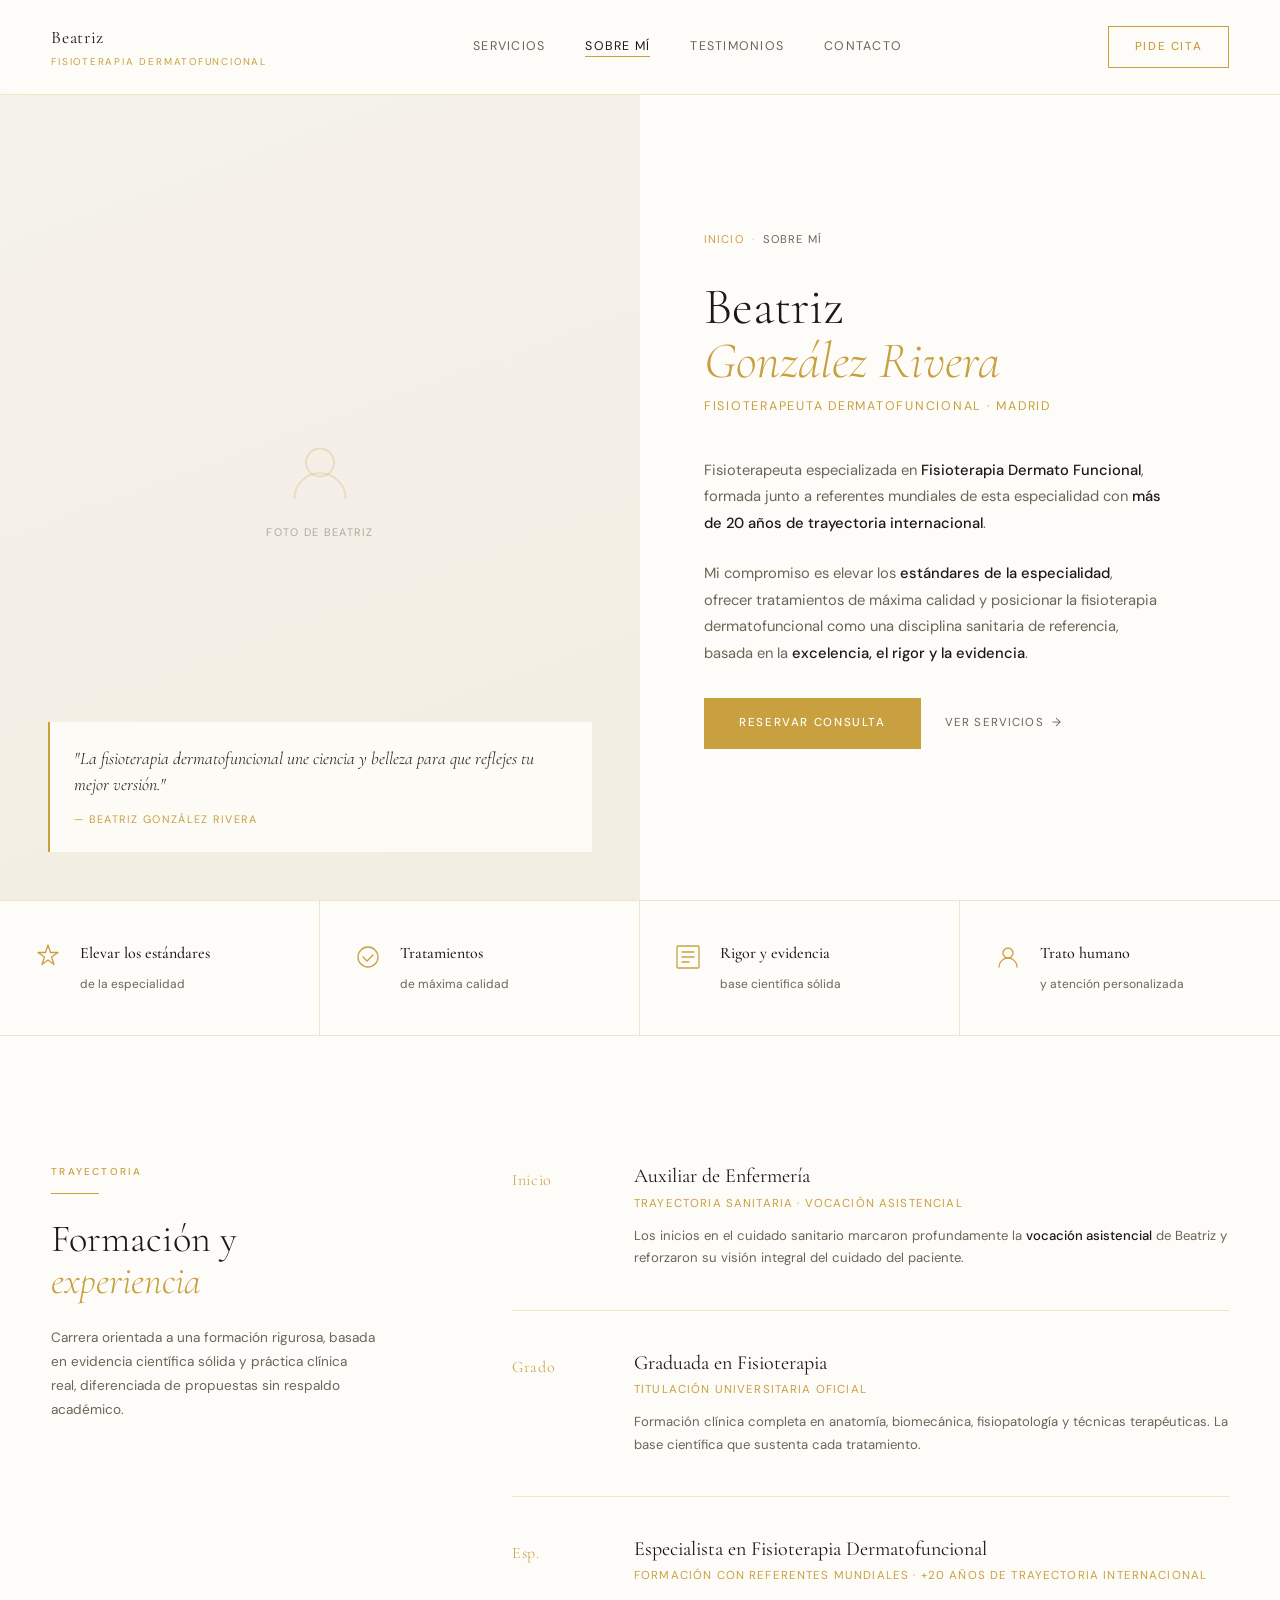
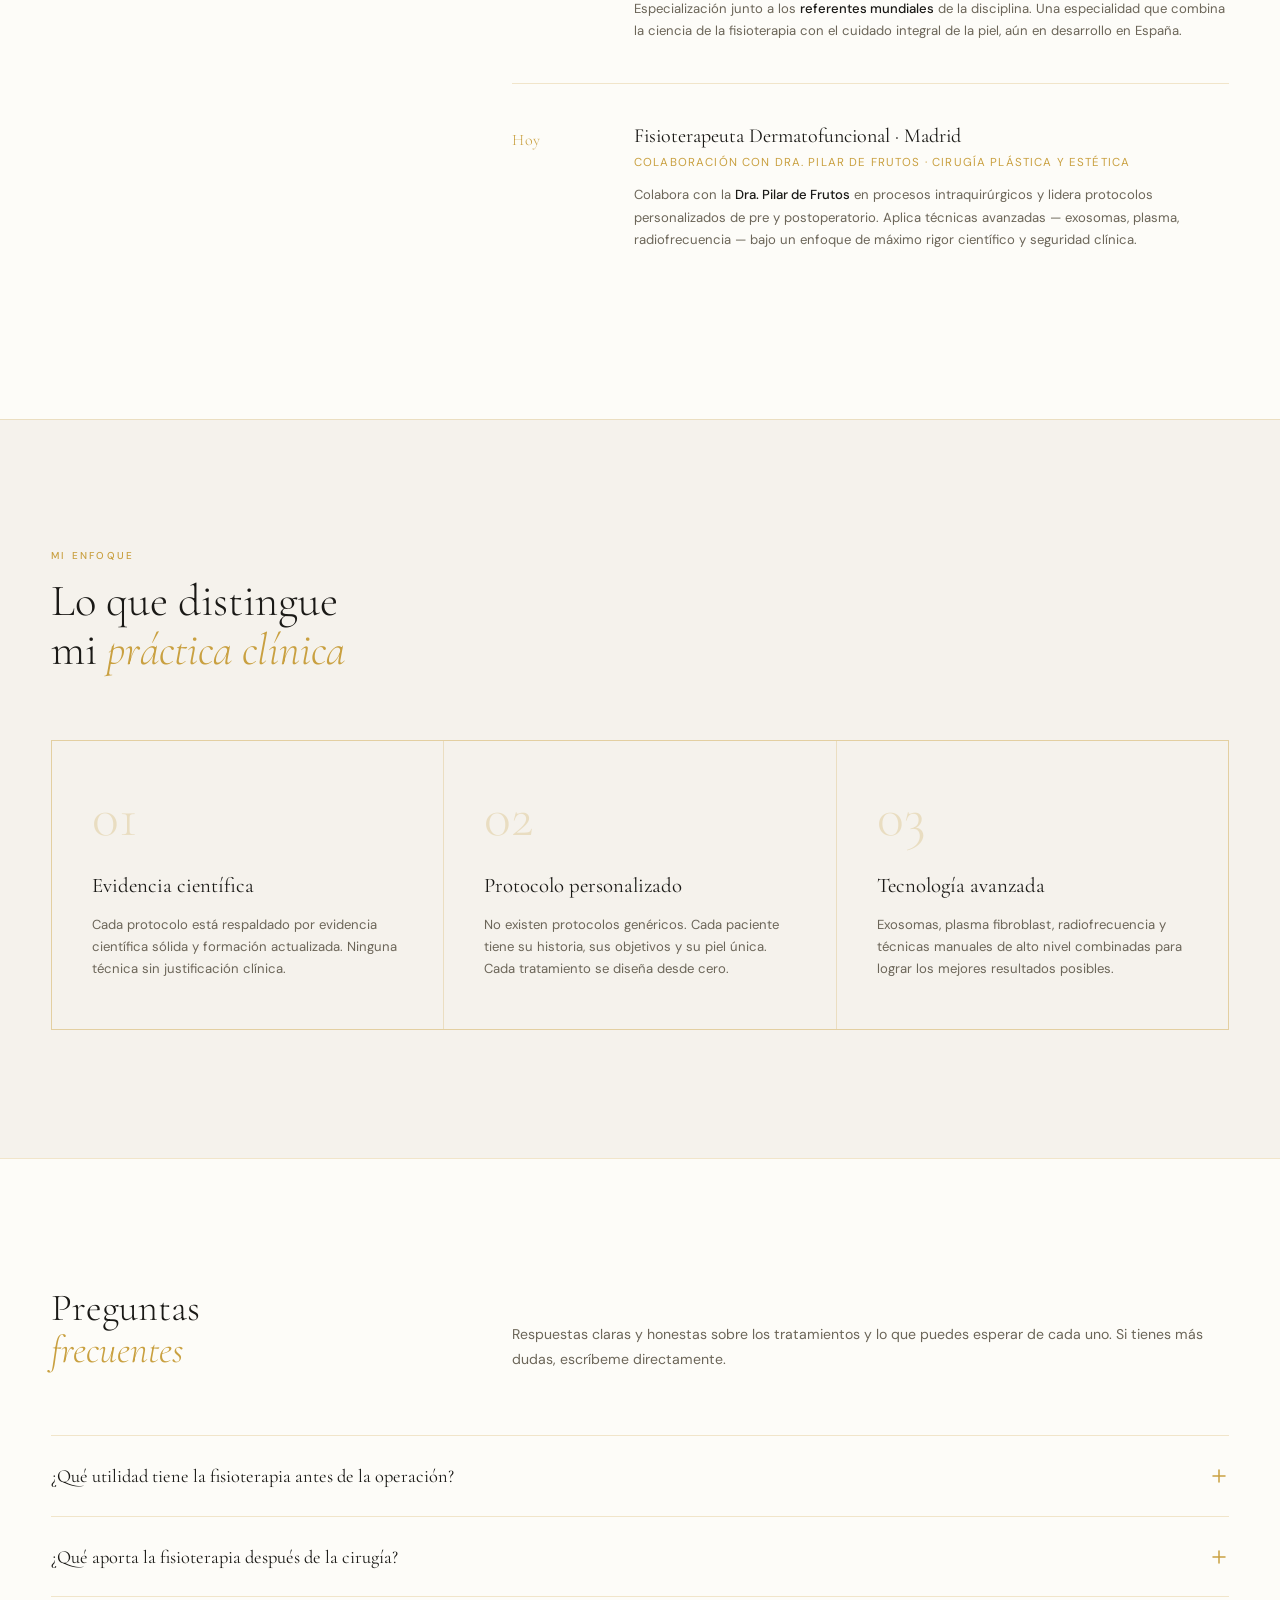
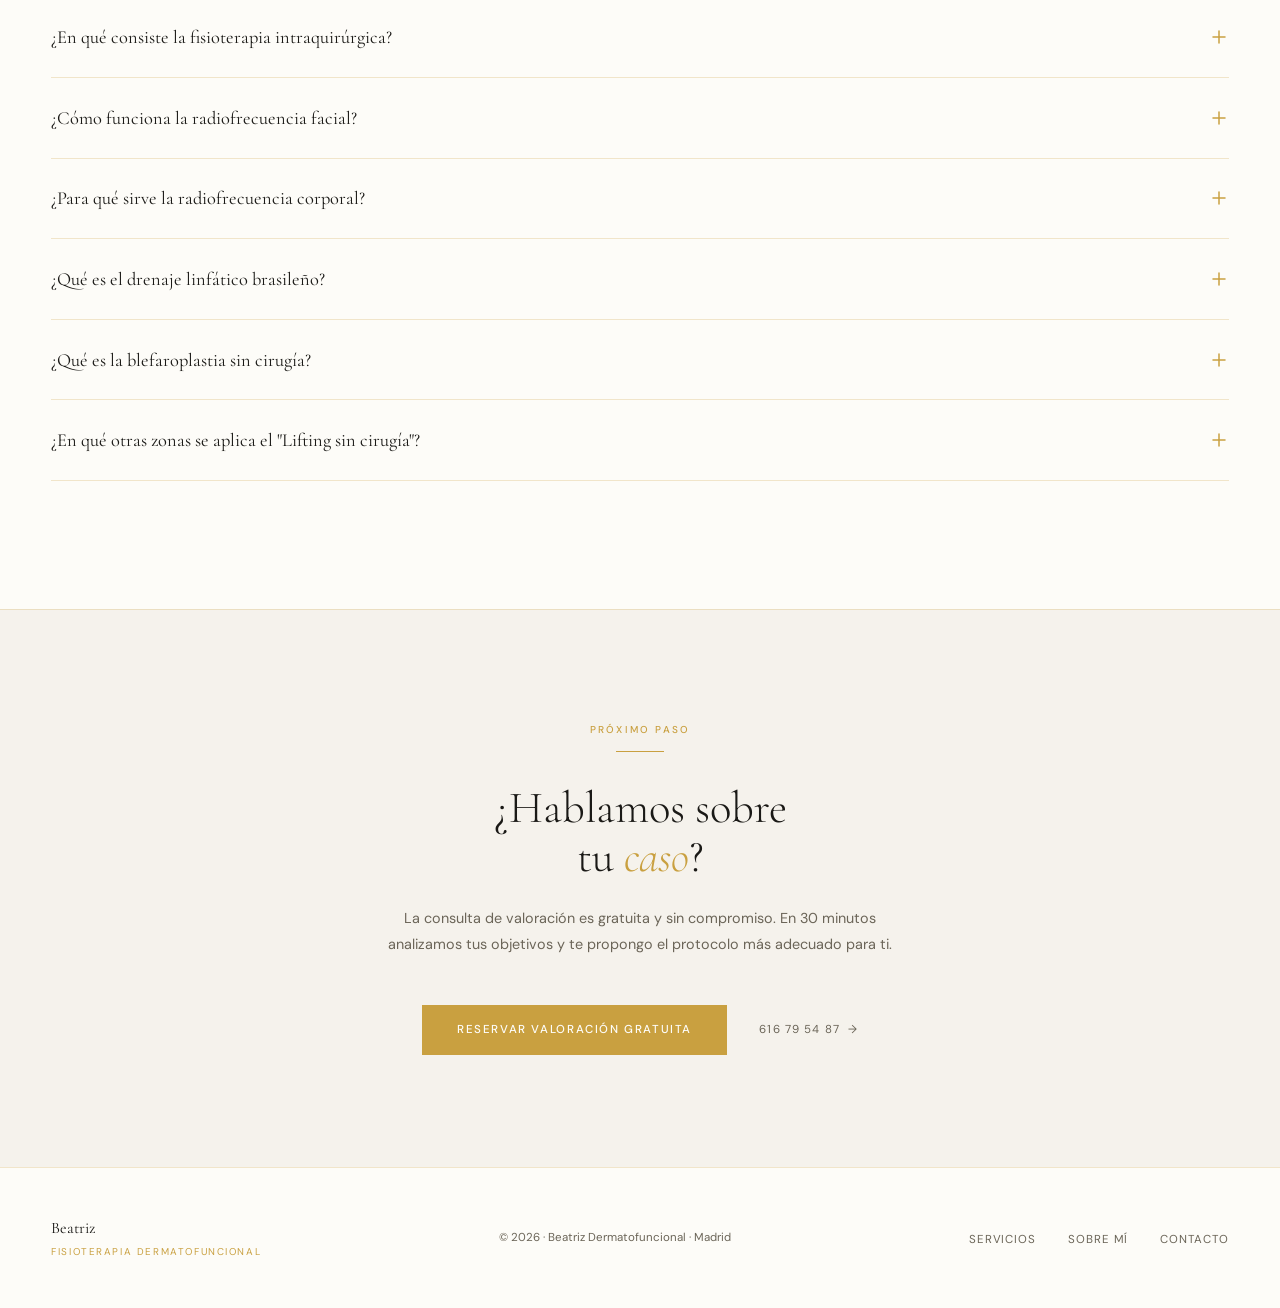
<file: sobre-mi.html>
<!DOCTYPE html>
<html lang="es">
<head>
<meta charset="UTF-8">
<meta name="viewport" content="width=device-width, initial-scale=1.0">
<title>Sobre Mí — Beatriz González Rivera · Fisioterapia Dermatofuncional · Madrid</title>
<link rel="preconnect" href="https://fonts.googleapis.com">
<link href="https://fonts.googleapis.com/css2?family=Cormorant+Garamond:ital,wght@0,300;0,400;0,500;0,600;1,300;1,400&family=DM+Sans:wght@300;400;500&display=swap" rel="stylesheet">
<style>
:root {
  --bg:       #FDFCF8;
  --bg2:      #F5F2EC;
  --fg:       #1A1916;
  --fg-muted: #6B6558;
  --gold:     #C9A040;
  --gold-lt:  #E2BC5E;
  --gold-bg:  #F9F4E8;
  --border:   rgba(201,160,64,0.25);
  --serif:    'Cormorant Garamond', Georgia, serif;
  --sans:     'DM Sans', system-ui, sans-serif;
}
*, *::before, *::after { box-sizing: border-box; margin: 0; padding: 0; }
html { scroll-behavior: smooth; }
body { font-family: var(--sans); background: var(--bg); color: var(--fg); -webkit-font-smoothing: antialiased; line-height: 1.6; }
a { color: inherit; text-decoration: none; }
img { display: block; max-width: 100%; }
.section-label { font-size: 10px; font-weight: 500; letter-spacing: 0.22em; text-transform: uppercase; color: var(--gold); display: block; margin-bottom: 0.8rem; }
.gold-line { display: block; width: 48px; height: 1px; background: var(--gold); margin-bottom: 1.5rem; }
.reveal { opacity: 0; transform: translateY(24px); transition: opacity 0.7s cubic-bezier(0.16,1,0.3,1), transform 0.7s cubic-bezier(0.16,1,0.3,1); }
.reveal.visible { opacity: 1; transform: none; }

/* NAV */
#main-nav {
  position: fixed; top: 0; left: 0; right: 0; z-index: 100;
  display: flex; align-items: center; justify-content: space-between;
  padding: 1.5rem 4vw;
  background: color-mix(in srgb, var(--bg) 92%, transparent);
  backdrop-filter: blur(16px);
  -webkit-backdrop-filter: blur(16px);
  border-bottom: 1px solid var(--border);
}
.nav-logo { font-family: var(--serif); font-size: 1.1rem; font-weight: 400; letter-spacing: 0.04em; }
.nav-logo span { display: block; font-size: 0.62rem; font-family: var(--sans); letter-spacing: 0.18em; text-transform: uppercase; color: var(--gold); margin-top: 2px; }
.nav-links { display: flex; gap: 2.5rem; list-style: none; font-size: 0.78rem; letter-spacing: 0.1em; text-transform: uppercase; }
.nav-links a { color: var(--fg-muted); transition: color 0.3s; position: relative; }
.nav-links a::after { content: ''; position: absolute; bottom: -3px; left: 0; right: 100%; height: 1px; background: var(--gold); transition: right 0.3s; }
.nav-links a:hover, .nav-links a.active { color: var(--fg); }
.nav-links a:hover::after, .nav-links a.active::after { right: 0; }
.nav-cta { font-size: 0.72rem; letter-spacing: 0.14em; text-transform: uppercase; font-weight: 500; padding: 0.7rem 1.6rem; border: 1px solid var(--gold); color: var(--gold); transition: background 0.3s, color 0.3s; }
.nav-cta:hover { background: var(--gold); color: var(--bg); }

/* HERO SPLIT */
#hero { min-height: 100svh; display: grid; grid-template-columns: 1fr 1fr; padding-top: 80px; }
.hero-img-col { background: var(--bg2); position: relative; overflow: hidden; min-height: 80vh; }
.hero-img-placeholder {
  position: absolute; inset: 0;
  display: flex; flex-direction: column; align-items: center; justify-content: center; gap: 1rem;
  background: linear-gradient(160deg, var(--bg2) 0%, color-mix(in srgb, var(--gold) 6%, var(--bg2)) 100%);
}
.hero-img-placeholder svg { width: 70px; color: var(--border); }
.hero-img-placeholder span { font-size: 0.68rem; letter-spacing: 0.12em; text-transform: uppercase; color: var(--fg-muted); opacity: 0.5; }
.hero-float-quote {
  position: absolute; bottom: 3rem; left: 3rem; right: 3rem;
  border-left: 2px solid var(--gold); padding: 1.5rem;
  background: color-mix(in srgb, var(--bg) 92%, transparent); backdrop-filter: blur(8px);
}
.hero-float-quote p { font-family: var(--serif); font-size: 1.1rem; font-style: italic; font-weight: 300; line-height: 1.5; }
.hero-float-quote cite { display: block; margin-top: 0.75rem; font-size: 0.68rem; letter-spacing: 0.12em; text-transform: uppercase; color: var(--gold); font-style: normal; }

.hero-text-col { display: flex; flex-direction: column; justify-content: center; padding: 6rem 5vw; }
.breadcrumb { display: flex; align-items: center; gap: 0.5rem; font-size: 0.7rem; letter-spacing: 0.1em; text-transform: uppercase; color: var(--fg-muted); margin-bottom: 2rem; }
.breadcrumb a { color: var(--gold); }
.hero-h1 { font-family: var(--serif); font-size: clamp(2.8rem, 4vw, 5rem); font-weight: 300; line-height: 1.05; margin-bottom: 0.5rem; }
.hero-h1 em { font-style: italic; color: var(--gold); }
.hero-subtitle { font-size: 0.78rem; letter-spacing: 0.14em; text-transform: uppercase; color: var(--gold); margin-bottom: 2.5rem; }
.hero-body { font-size: 0.92rem; line-height: 1.8; color: var(--fg-muted); max-width: 46ch; margin-bottom: 1.5rem; }
.hero-body strong { color: var(--fg); font-weight: 500; }
.btn-primary { display: inline-block; background: var(--gold); color: var(--bg); font-size: 0.72rem; font-weight: 500; letter-spacing: 0.14em; text-transform: uppercase; padding: 1rem 2.2rem; transition: background 0.3s, transform 0.3s; }
.btn-primary:hover { background: var(--gold-lt); transform: translateY(-1px); }
.btn-ghost { font-size: 0.72rem; letter-spacing: 0.1em; text-transform: uppercase; color: var(--fg-muted); display: inline-flex; align-items: center; gap: 0.5rem; transition: color 0.3s, gap 0.3s; }
.btn-ghost:hover { color: var(--fg); gap: 0.8rem; }
.btn-ghost::after { content: '→'; }

/* PILLARS STRIP */
#pillars {
  display: grid; grid-template-columns: repeat(4, 1fr);
  border-top: 1px solid var(--border); border-bottom: 1px solid var(--border);
}
.pillar {
  padding: 2.5rem 2rem; border-right: 1px solid var(--border);
  display: flex; align-items: flex-start; gap: 1rem;
}
.pillar:last-child { border-right: none; }
.pillar-icon { width: 32px; height: 32px; flex-shrink: 0; color: var(--gold); }
.pillar-text strong { display: block; font-family: var(--serif); font-size: 1rem; font-weight: 500; margin-bottom: 3px; }
.pillar-text span { font-size: 0.75rem; color: var(--fg-muted); line-height: 1.5; }

/* TRAYECTORIA */
#trayectoria {
  padding: 8rem 4vw;
  display: grid; grid-template-columns: 1fr 2fr; gap: 8vw; align-items: start;
}
.tray-left h2 { font-family: var(--serif); font-size: clamp(2rem, 3vw, 3.2rem); font-weight: 300; line-height: 1.1; }
.tray-left h2 em { font-style: italic; color: var(--gold); }
.tray-left p { font-size: 0.85rem; color: var(--fg-muted); line-height: 1.75; margin-top: 1.5rem; max-width: 36ch; }

.timeline { display: flex; flex-direction: column; }
.timeline-item { display: grid; grid-template-columns: 90px 1fr; gap: 2rem; padding: 2.5rem 0; border-bottom: 1px solid var(--border); }
.timeline-item:first-child { padding-top: 0; }
.timeline-item:last-child { border-bottom: none; }
.timeline-year { font-family: var(--serif); font-size: 1rem; font-weight: 300; color: var(--gold); padding-top: 4px; letter-spacing: 0.04em; }
.timeline-title { font-family: var(--serif); font-size: 1.25rem; font-weight: 400; margin-bottom: 0.4rem; line-height: 1.2; }
.timeline-inst { font-size: 0.72rem; letter-spacing: 0.1em; text-transform: uppercase; color: var(--gold); margin-bottom: 0.75rem; }
.timeline-desc { font-size: 0.82rem; line-height: 1.7; color: var(--fg-muted); }
.timeline-desc strong { color: var(--fg); font-weight: 500; }

/* DARK SECTION */
#enfoque {
  background: var(--bg2); padding: 8rem 4vw; border-top: 1px solid var(--border);
}
#enfoque .section-label { color: var(--gold); }
#enfoque h2 { font-family: var(--serif); font-size: clamp(2rem, 3.5vw, 3.5rem); font-weight: 300; line-height: 1.1; margin-bottom: 4rem; }
#enfoque h2 em { font-style: italic; color: var(--gold); }
.enfoque-grid { display: grid; grid-template-columns: repeat(3, 1fr); gap: 1px; background: var(--border); border: 1px solid var(--border); }
.enfoque-card { padding: 3rem 2.5rem; background: var(--bg2); transition: background 0.4s; }
.enfoque-card:hover { background: var(--gold-bg); }
.enfoque-num { font-family: var(--serif); font-size: 3.5rem; font-weight: 300; color: var(--border); line-height: 1; margin-bottom: 1.5rem; transition: color 0.3s; }
.enfoque-card:hover .enfoque-num { color: var(--gold); }
.enfoque-name { font-family: var(--serif); font-size: 1.3rem; font-weight: 400; color: var(--fg); margin-bottom: 0.75rem; }
.enfoque-desc { font-size: 0.82rem; line-height: 1.7; color: var(--fg-muted); }

/* FAQ */
#faq { padding: 8rem 4vw; border-top: 1px solid var(--border); }
.faq-header { display: grid; grid-template-columns: 1fr 2fr; gap: 8vw; margin-bottom: 4rem; }
.faq-header h2 { font-family: var(--serif); font-size: clamp(2rem, 3vw, 3.2rem); font-weight: 300; line-height: 1.1; }
.faq-header h2 em { font-style: italic; color: var(--gold); }
.faq-header p { font-size: 0.88rem; color: var(--fg-muted); line-height: 1.75; align-self: end; }
.faq-list { display: flex; flex-direction: column; }
.faq-item {
  border-top: 1px solid var(--border);
  overflow: hidden;
}
.faq-item:last-child { border-bottom: 1px solid var(--border); }
.faq-q {
  width: 100%; display: flex; align-items: center; justify-content: space-between;
  padding: 1.8rem 0; background: none; border: none; cursor: pointer;
  font-family: var(--serif); font-size: 1.15rem; font-weight: 400; color: var(--fg);
  text-align: left; gap: 2rem; transition: color 0.3s;
}
.faq-q:hover { color: var(--gold); }
.faq-icon {
  width: 20px; height: 20px; flex-shrink: 0; color: var(--gold);
  transition: transform 0.4s cubic-bezier(0.16,1,0.3,1);
}
.faq-item.open .faq-icon { transform: rotate(45deg); }
.faq-a {
  max-height: 0; overflow: hidden;
  transition: max-height 0.5s cubic-bezier(0.16,1,0.3,1), padding 0.3s;
}
.faq-item.open .faq-a { max-height: 300px; }
.faq-a-inner { padding-bottom: 1.8rem; font-size: 0.88rem; line-height: 1.8; color: var(--fg-muted); max-width: 70ch; }
.faq-a-inner strong { color: var(--fg); font-weight: 500; }

/* CTA */
#cta {
  background: var(--bg2); padding: 7rem 4vw;
  text-align: center; border-top: 1px solid var(--border);
}
#cta h2 { font-family: var(--serif); font-size: clamp(2rem, 3.5vw, 4rem); font-weight: 300; line-height: 1.1; margin-bottom: 1.5rem; }
#cta h2 em { font-style: italic; color: var(--gold); }
#cta p { font-size: 0.9rem; color: var(--fg-muted); max-width: 52ch; margin: 0 auto 3rem; line-height: 1.75; }
.cta-btns { display: flex; align-items: center; justify-content: center; gap: 2rem; flex-wrap: wrap; }

/* FOOTER */
footer { border-top: 1px solid var(--border); padding: 3rem 4vw; display: flex; align-items: center; justify-content: space-between; gap: 2rem; flex-wrap: wrap; }
.footer-logo { font-family: var(--serif); font-size: 1rem; font-weight: 400; }
.footer-logo span { display: block; font-family: var(--sans); font-size: 0.62rem; letter-spacing: 0.16em; text-transform: uppercase; color: var(--gold); margin-top: 2px; }
.footer-copy { font-size: 0.72rem; color: var(--fg-muted); }
.footer-links { display: flex; gap: 2rem; list-style: none; }
.footer-links a { font-size: 0.72rem; letter-spacing: 0.08em; text-transform: uppercase; color: var(--fg-muted); transition: color 0.3s; }
.footer-links a:hover { color: var(--gold); }
</style>
<link rel="stylesheet" href="mobile.css">
</head>
<body>

<div class="mobile-menu" id="mobile-menu">
  <ul class="mobile-menu-links">
    <li><a href="servicios.html">Servicios</a></li>
    <li><a href="sobre-mi.html" class="active">Sobre mí</a></li>
    <li><a href="blog.html">Blog</a></li>
    <li><a href="contacto.html">Contacto</a></li>
  </ul>
  <a href="contacto.html" class="mobile-menu-cta">Pide Cita</a>
  <div class="mobile-menu-contact">
    <span>616 79 54 87</span>
    <a href="mailto:beatriz.dermatofuncional@gmail.com">beatriz.dermatofuncional@gmail.com</a>
  </div>
</div>


<!-- NAV -->
<nav id="main-nav">
  <a href="index.html" class="nav-logo">
    Beatriz<br>
    <span>Fisioterapia Dermatofuncional</span>
  </a>
  <ul class="nav-links">
    <li><a href="servicios.html">Servicios</a></li>
    <li><a href="sobre-mi.html" class="active">Sobre mí</a></li>
    <li><a href="index.html#testimonios">Testimonios</a></li>
    <li><a href="contacto.html">Contacto</a></li>
  </ul>
  <a href="contacto.html" class="nav-cta">Pide Cita</a>
<button class="nav-hamburger" id="nav-hamburger" aria-label="Menú" onclick="toggleMenu()">
    <span></span><span></span><span></span>
  </button>
</nav>

<!-- HERO -->
<section id="hero">
  <div class="hero-img-col">
    <div class="hero-img-placeholder">
      <svg viewBox="0 0 60 60" fill="none" xmlns="http://www.w3.org/2000/svg">
        <circle cx="30" cy="21" r="12" stroke="currentColor" stroke-width="1.5"/>
        <path d="M8 52c0-12.15 9.85-22 22-22s22 9.85 22 22" stroke="currentColor" stroke-width="1.5"/>
      </svg>
      <span>Foto de Beatriz</span>
    </div>
    <div class="hero-float-quote reveal">
      <p>"La fisioterapia dermatofuncional une ciencia y belleza para que reflejes tu mejor versión."</p>
      <cite>— Beatriz González Rivera</cite>
    </div>
  </div>
  <div class="hero-text-col reveal">
    <nav class="breadcrumb" aria-label="breadcrumb">
      <a href="index.html">Inicio</a>
      <span style="opacity:.4">·</span>
      <span>Sobre mí</span>
    </nav>
    <h1 class="hero-h1">Beatriz<br><em>González Rivera</em></h1>
    <p class="hero-subtitle">Fisioterapeuta Dermatofuncional · Madrid</p>
    <p class="hero-body">
      Fisioterapeuta especializada en <strong>Fisioterapia Dermato Funcional</strong>, 
      formada junto a referentes mundiales de esta especialidad con 
      <strong>más de 20 años de trayectoria internacional</strong>.
    </p>
    <p class="hero-body">
      Mi compromiso es elevar los <strong>estándares de la especialidad</strong>, 
      ofrecer tratamientos de máxima calidad y posicionar la fisioterapia 
      dermatofuncional como una disciplina sanitaria de referencia, basada en la 
      <strong>excelencia, el rigor y la evidencia</strong>.
    </p>
    <div style="display:flex;gap:1.5rem;align-items:center;flex-wrap:wrap;margin-top:0.5rem;">
      <a href="contacto.html" class="btn-primary">Reservar consulta</a>
      <a href="servicios.html" class="btn-ghost">Ver servicios</a>
    </div>
  </div>
</section>

<!-- PILLARS STRIP -->
<div id="pillars" class="reveal">
  <div class="pillar">
    <svg class="pillar-icon" viewBox="0 0 32 32" fill="none">
      <path d="M16 4l2.5 7.5H26l-6.5 4.5 2.5 7.5L16 19l-6 4.5 2.5-7.5L6 11.5h7.5z" stroke="currentColor" stroke-width="1.3" stroke-linejoin="round"/>
    </svg>
    <div class="pillar-text">
      <strong>Elevar los estándares</strong>
      <span>de la especialidad</span>
    </div>
  </div>
  <div class="pillar">
    <svg class="pillar-icon" viewBox="0 0 32 32" fill="none">
      <circle cx="16" cy="16" r="10" stroke="currentColor" stroke-width="1.3"/>
      <path d="M11 16l4 4 6-6" stroke="currentColor" stroke-width="1.3" stroke-linecap="round" stroke-linejoin="round"/>
    </svg>
    <div class="pillar-text">
      <strong>Tratamientos</strong>
      <span>de máxima calidad</span>
    </div>
  </div>
  <div class="pillar">
    <svg class="pillar-icon" viewBox="0 0 32 32" fill="none">
      <rect x="5" y="5" width="22" height="22" rx="1" stroke="currentColor" stroke-width="1.3"/>
      <path d="M10 11h12M10 16h12M10 21h7" stroke="currentColor" stroke-width="1.3" stroke-linecap="round"/>
    </svg>
    <div class="pillar-text">
      <strong>Rigor y evidencia</strong>
      <span>base científica sólida</span>
    </div>
  </div>
  <div class="pillar">
    <svg class="pillar-icon" viewBox="0 0 32 32" fill="none">
      <circle cx="16" cy="12" r="5" stroke="currentColor" stroke-width="1.3"/>
      <path d="M7 26c0-4.97 4.03-9 9-9s9 4.03 9 9" stroke="currentColor" stroke-width="1.3" stroke-linecap="round"/>
    </svg>
    <div class="pillar-text">
      <strong>Trato humano</strong>
      <span>y atención personalizada</span>
    </div>
  </div>
</div>

<!-- TRAYECTORIA -->
<section id="trayectoria">
  <div class="tray-left reveal">
    <span class="section-label">Trayectoria</span>
    <span class="gold-line"></span>
    <h2>Formación y<br><em>experiencia</em></h2>
    <p>Carrera orientada a una formación rigurosa, basada en evidencia científica sólida y práctica clínica real, diferenciada de propuestas sin respaldo académico.</p>
  </div>
  <div class="timeline reveal">
    <div class="timeline-item">
      <div class="timeline-year">Inicio</div>
      <div>
        <div class="timeline-title">Auxiliar de Enfermería</div>
        <div class="timeline-inst">Trayectoria Sanitaria · Vocación asistencial</div>
        <p class="timeline-desc">Los inicios en el cuidado sanitario marcaron profundamente la <strong>vocación asistencial</strong> de Beatriz y reforzaron su visión integral del cuidado del paciente.</p>
      </div>
    </div>
    <div class="timeline-item">
      <div class="timeline-year">Grado</div>
      <div>
        <div class="timeline-title">Graduada en Fisioterapia</div>
        <div class="timeline-inst">Titulación Universitaria Oficial</div>
        <p class="timeline-desc">Formación clínica completa en anatomía, biomecánica, fisiopatología y técnicas terapéuticas. La base científica que sustenta cada tratamiento.</p>
      </div>
    </div>
    <div class="timeline-item">
      <div class="timeline-year">Esp.</div>
      <div>
        <div class="timeline-title">Especialista en Fisioterapia Dermatofuncional</div>
        <div class="timeline-inst">Formación con referentes mundiales · +20 años de trayectoria internacional</div>
        <p class="timeline-desc">Especialización junto a los <strong>referentes mundiales</strong> de la disciplina. Una especialidad que combina la ciencia de la fisioterapia con el cuidado integral de la piel, aún en desarrollo en España.</p>
      </div>
    </div>
    <div class="timeline-item">
      <div class="timeline-year">Hoy</div>
      <div>
        <div class="timeline-title">Fisioterapeuta Dermatofuncional · Madrid</div>
        <div class="timeline-inst">Colaboración con Dra. Pilar de Frutos · Cirugía plástica y estética</div>
        <p class="timeline-desc">Colabora con la <strong>Dra. Pilar de Frutos</strong> en procesos intraquirúrgicos y lidera protocolos personalizados de pre y postoperatorio. Aplica técnicas avanzadas — exosomas, plasma, radiofrecuencia — bajo un enfoque de máximo rigor científico y seguridad clínica.</p>
      </div>
    </div>
  </div>
</section>

<!-- ENFOQUE -->
<section id="enfoque">
  <div class="reveal">
    <span class="section-label">Mi enfoque</span>
    <h2>Lo que distingue<br>mi <em>práctica clínica</em></h2>
  </div>
  <div class="enfoque-grid reveal">
    <div class="enfoque-card">
      <div class="enfoque-num">01</div>
      <div class="enfoque-name">Evidencia científica</div>
      <p class="enfoque-desc">Cada protocolo está respaldado por evidencia científica sólida y formación actualizada. Ninguna técnica sin justificación clínica.</p>
    </div>
    <div class="enfoque-card">
      <div class="enfoque-num">02</div>
      <div class="enfoque-name">Protocolo personalizado</div>
      <p class="enfoque-desc">No existen protocolos genéricos. Cada paciente tiene su historia, sus objetivos y su piel única. Cada tratamiento se diseña desde cero.</p>
    </div>
    <div class="enfoque-card">
      <div class="enfoque-num">03</div>
      <div class="enfoque-name">Tecnología avanzada</div>
      <p class="enfoque-desc">Exosomas, plasma fibroblast, radiofrecuencia y técnicas manuales de alto nivel combinadas para lograr los mejores resultados posibles.</p>
    </div>
  </div>
</section>

<!-- FAQ -->
<section id="faq">
  <div class="faq-header reveal">
    <h2>Preguntas<br><em>frecuentes</em></h2>
    <p>Respuestas claras y honestas sobre los tratamientos y lo que puedes esperar de cada uno. Si tienes más dudas, escríbeme directamente.</p>
  </div>
  <div class="faq-list reveal">
    <div class="faq-item">
      <button class="faq-q" onclick="toggleFaq(this)">
        ¿Qué utilidad tiene la fisioterapia antes de la operación?
        <svg class="faq-icon" viewBox="0 0 20 20" fill="none"><path d="M10 4v12M4 10h12" stroke="currentColor" stroke-width="1.5" stroke-linecap="round"/></svg>
      </button>
      <div class="faq-a"><div class="faq-a-inner">Prepara los tejidos, optimiza la respiración y mejora la elasticidad muscular. Un cuerpo equilibrado y bien oxigenado cicatriza mejor, siente menos dolor tras la cirugía y logra <strong>resultados estéticos superiores</strong>.</div></div>
    </div>
    <div class="faq-item">
      <button class="faq-q" onclick="toggleFaq(this)">
        ¿Qué aporta la fisioterapia después de la cirugía?
        <svg class="faq-icon" viewBox="0 0 20 20" fill="none"><path d="M10 4v12M4 10h12" stroke="currentColor" stroke-width="1.5" stroke-linecap="round"/></svg>
      </button>
      <div class="faq-a"><div class="faq-a-inner">Ayuda a regenerar tejidos, reducir hematomas y evitar complicaciones como la <strong>fibrosis</strong> o adherencias. Incluye drenaje linfático especializado, terapia manual suave y ejercicios guiados para que la piel se adhiera correctamente al músculo.</div></div>
    </div>
    <div class="faq-item">
      <button class="faq-q" onclick="toggleFaq(this)">
        ¿En qué consiste la fisioterapia intraquirúrgica?
        <svg class="faq-icon" viewBox="0 0 20 20" fill="none"><path d="M10 4v12M4 10h12" stroke="currentColor" stroke-width="1.5" stroke-linecap="round"/></svg>
      </button>
      <div class="faq-a"><div class="faq-a-inner">Es un tratamiento innovador que se aplica en el quirófano y en las horas posteriores. Utiliza <strong>kinesiotaping</strong> y aparatología para controlar la inflamación y el dolor desde el primer minuto, previniendo seromas y la apertura de cicatrices.</div></div>
    </div>
    <div class="faq-item">
      <button class="faq-q" onclick="toggleFaq(this)">
        ¿Cómo funciona la radiofrecuencia facial?
        <svg class="faq-icon" viewBox="0 0 20 20" fill="none"><path d="M10 4v12M4 10h12" stroke="currentColor" stroke-width="1.5" stroke-linecap="round"/></svg>
      </button>
      <div class="faq-a"><div class="faq-a-inner">Aplica calor en las capas profundas de la piel para reactivar la producción natural de <strong>colágeno y elastina</strong>. Devuelve la firmeza al rostro, difumina arrugas y aporta luminosidad de forma no invasiva.</div></div>
    </div>
    <div class="faq-item">
      <button class="faq-q" onclick="toggleFaq(this)">
        ¿Para qué sirve la radiofrecuencia corporal?
        <svg class="faq-icon" viewBox="0 0 20 20" fill="none"><path d="M10 4v12M4 10h12" stroke="currentColor" stroke-width="1.5" stroke-linecap="round"/></svg>
      </button>
      <div class="faq-a"><div class="faq-a-inner">Se utiliza para combatir la celulitis y la flacidez. Mejora la textura cutánea, activa la circulación y ayuda a eliminar líquidos retenidos mediante un plan adaptado al tipo de celulitis de cada paciente.</div></div>
    </div>
    <div class="faq-item">
      <button class="faq-q" onclick="toggleFaq(this)">
        ¿Qué es el drenaje linfático brasileño?
        <svg class="faq-icon" viewBox="0 0 20 20" fill="none"><path d="M10 4v12M4 10h12" stroke="currentColor" stroke-width="1.5" stroke-linecap="round"/></svg>
      </button>
      <div class="faq-a"><div class="faq-a-inner">Es una combinación de <strong>drenaje linfático</strong> (elimina toxinas e hinchazón) y <strong>masaje moldeador</strong> (define contornos). Los resultados en la silueta y la reducción de pesadez son visibles desde la primera sesión.</div></div>
    </div>
    <div class="faq-item">
      <button class="faq-q" onclick="toggleFaq(this)">
        ¿Qué es la blefaroplastia sin cirugía?
        <svg class="faq-icon" viewBox="0 0 20 20" fill="none"><path d="M10 4v12M4 10h12" stroke="currentColor" stroke-width="1.5" stroke-linecap="round"/></svg>
      </button>
      <div class="faq-a"><div class="faq-a-inner">Técnica no invasiva para rejuvenecer la mirada. Utiliza plasma para retraer el exceso de piel en los párpados, reduciendo la flacidez y las bolsas sin necesidad de pasar por el quirófano.</div></div>
    </div>
    <div class="faq-item">
      <button class="faq-q" onclick="toggleFaq(this)">
        ¿En qué otras zonas se aplica el "Lifting sin cirugía"?
        <svg class="faq-icon" viewBox="0 0 20 20" fill="none"><path d="M10 4v12M4 10h12" stroke="currentColor" stroke-width="1.5" stroke-linecap="round"/></svg>
      </button>
      <div class="faq-a"><div class="faq-a-inner">Se puede aplicar en rostro, cuello, mandíbula y zonas corporales con fricción (como el interior de los muslos). Mejora la tensión de la piel, elimina la flacidez y evita las molestias por roce al caminar.</div></div>
    </div>
  </div>
</section>

<!-- CTA -->
<section id="cta" class="reveal">
  <span class="section-label" style="display:block;text-align:center">Próximo paso</span>
  <span class="gold-line" style="margin:0 auto 2rem"></span>
  <h2>¿Hablamos sobre<br>tu <em>caso</em>?</h2>
  <p>La consulta de valoración es gratuita y sin compromiso. En 30 minutos analizamos tus objetivos y te propongo el protocolo más adecuado para ti.</p>
  <div class="cta-btns">
    <a href="contacto.html" class="btn-primary">Reservar valoración gratuita</a>
    <a href="tel:616795487" class="btn-ghost">616 79 54 87</a>
  </div>
</section>

<!-- FOOTER -->
<footer>
  <div class="footer-logo">Beatriz<br><span>Fisioterapia Dermatofuncional</span></div>
  <p class="footer-copy">© 2026 · Beatriz Dermatofuncional · Madrid</p>
  <ul class="footer-links">
    <li><a href="servicios.html">Servicios</a></li>
    <li><a href="sobre-mi.html">Sobre mí</a></li>
    <li><a href="contacto.html">Contacto</a></li>
  </ul>
</footer>

<script>
// Reveal
const reveals = document.querySelectorAll('.reveal');
const io = new IntersectionObserver(entries => {
  entries.forEach(e => { if (e.isIntersecting) { e.target.classList.add('visible'); io.unobserve(e.target); } });
}, { threshold: 0.05 });
reveals.forEach(el => io.observe(el));
reveals.forEach(el => {
  const rect = el.getBoundingClientRect();
  if (rect.top < window.innerHeight * 0.9) {
    el.style.transition = 'none'; el.classList.add('visible');
    requestAnimationFrame(() => requestAnimationFrame(() => el.style.transition = ''));
  }
});

// FAQ accordion
function toggleFaq(btn) {
  const item = btn.closest('.faq-item');
  const wasOpen = item.classList.contains('open');
  document.querySelectorAll('.faq-item.open').forEach(i => i.classList.remove('open'));
  if (!wasOpen) item.classList.add('open');
}
</script>
</body>
</html>
</file>
<file: mobile.css>
/* ═══════════════════════════════════════════════
   MOBILE.CSS — Responsive styles for all pages
   Breakpoints: 900px (tablet), 600px (phone)
   ═══════════════════════════════════════════════ */

/* ─── HAMBURGER BUTTON ─────────────────────────── */
.nav-hamburger {
  display: none;
  flex-direction: column;
  justify-content: center;
  gap: 5px;
  width: 36px;
  height: 36px;
  background: none;
  border: none;
  cursor: pointer;
  padding: 4px;
  z-index: 200;
}
.nav-hamburger span {
  display: block;
  height: 1px;
  background: var(--fg);
  transition: transform 0.3s, opacity 0.3s;
  transform-origin: center;
}
.nav-hamburger.open span:nth-child(1) { transform: translateY(6px) rotate(45deg); }
.nav-hamburger.open span:nth-child(2) { opacity: 0; }
.nav-hamburger.open span:nth-child(3) { transform: translateY(-6px) rotate(-45deg); }

/* ─── MOBILE MENU OVERLAY ──────────────────────── */
.mobile-menu {
  display: none;
  position: fixed;
  inset: 0;
  z-index: 150;
  background: var(--bg);
  padding: 100px 4vw 4rem;
  flex-direction: column;
  justify-content: center;
  gap: 0;
}
.mobile-menu.open { display: flex; }
.mobile-menu-links {
  list-style: none;
  display: flex;
  flex-direction: column;
  border-top: 1px solid var(--border);
}
.mobile-menu-links li {
  border-bottom: 1px solid var(--border);
}
.mobile-menu-links a {
  display: flex;
  align-items: center;
  justify-content: space-between;
  padding: 1.5rem 0;
  font-family: var(--serif);
  font-size: clamp(1.6rem, 6vw, 2.2rem);
  font-weight: 300;
  color: var(--fg);
  transition: color 0.3s;
}
.mobile-menu-links a:hover,
.mobile-menu-links a.active { color: var(--gold); }
.mobile-menu-links a::after {
  content: '→';
  font-family: var(--sans);
  font-size: 0.9rem;
  color: var(--gold);
  opacity: 0;
  transform: translateX(-8px);
  transition: opacity 0.3s, transform 0.3s;
}
.mobile-menu-links a:hover::after { opacity: 1; transform: none; }
.mobile-menu-cta {
  margin-top: 2.5rem;
  display: inline-block;
  background: var(--gold);
  color: var(--bg);
  font-family: var(--sans);
  font-size: 0.78rem;
  font-weight: 500;
  letter-spacing: 0.14em;
  text-transform: uppercase;
  padding: 1rem 2.2rem;
  align-self: flex-start;
}
.mobile-menu-contact {
  margin-top: 2rem;
  font-size: 0.78rem;
  color: var(--fg-muted);
  display: flex;
  flex-direction: column;
  gap: 0.4rem;
}
.mobile-menu-contact a { color: var(--gold); }

/* ═══════════════════════════════════════════════
   TABLET (≤ 900px)
   ═══════════════════════════════════════════════ */
@media (max-width: 900px) {
  /* NAV */
  .nav-links, .nav-cta { display: none !important; }
  .nav-hamburger { display: flex; }

  /* PAGE HEADERS */
  #page-header {
    grid-template-columns: 1fr !important;
    gap: 1.5rem !important;
    padding: 14vh 4vw 5vh !important;
  }

  /* HERO (index) */
  #hero {
    grid-template-columns: 1fr !important;
    min-height: auto !important;
  }
  .hero-right {
    min-height: 50vw !important;
    max-height: 400px;
  }
  .hero-left {
    padding: 12vh 6vw 5vh !important;
  }
  .hero-scroll-indicator { display: none; }

  /* CREDENTIALS */
  #credentials {
    flex-wrap: wrap !important;
    gap: 0 !important;
  }
  .cred-item {
    flex: 1 1 calc(50% - 1px) !important;
    min-width: 0 !important;
    padding: 1.5rem !important;
  }
  .cred-item:nth-child(2n) { border-left: 1px solid var(--border) !important; }
  .cred-item:nth-child(3) { border-top: 1px solid var(--border) !important; border-left: none !important; }
  .cred-item:nth-child(4) { border-top: 1px solid var(--border) !important; }

  /* SERVICES (index) */
  .services-grid {
    grid-template-columns: 1fr 1fr !important;
  }
  .service-card.wide {
    grid-column: span 2 !important;
    flex-direction: column !important;
    gap: 1.5rem !important;
  }
  .service-card.wide .service-visual { width: 100% !important; height: 120px !important; }

  /* ABOUT (index) */
  #sobre-mi {
    grid-template-columns: 1fr !important;
    gap: 3rem !important;
    padding: 6rem 4vw !important;
  }
  .about-img-col { max-width: 400px; }

  /* STATS */
  #stats { grid-template-columns: 1fr 1fr 1fr !important; }

  /* TESTIMONIOS */
  #testimonios {
    grid-template-columns: 1fr !important;
    gap: 2.5rem !important;
    padding: 6rem 4vw !important;
  }

  /* CONTACT (index) */
  #contacto {
    grid-template-columns: 1fr !important;
    gap: 3rem !important;
    padding: 6rem 4vw !important;
  }

  /* SECTION HEADERS */
  .section-header {
    grid-template-columns: 1fr !important;
    gap: 1.5rem !important;
    margin-bottom: 3rem !important;
  }

  /* SERVICES PAGE */
  .featured-row, .standard-row {
    grid-template-columns: 1fr !important;
  }
  .service-card.wide {
    grid-column: span 1 !important;
  }
  #cta-banner {
    grid-template-columns: 1fr !important;
    padding: 3.5rem 4vw !important;
    gap: 2rem !important;
  }
  #cta-banner::before { display: none; }
  .cta-actions { align-items: flex-start !important; }

  /* ABOUT PAGE */
  #hero.about-hero, #hero {
    grid-template-columns: 1fr !important;
  }
  #pillars {
    grid-template-columns: 1fr 1fr !important;
  }
  .pillar:nth-child(3) { border-top: 1px solid var(--border) !important; }
  .pillar:nth-child(3), .pillar:nth-child(4) { border-top: 1px solid var(--border) !important; }
  .pillar:nth-child(odd) { border-right: 1px solid var(--border) !important; }
  .pillar:nth-child(even) { border-right: none !important; }
  #trayectoria {
    grid-template-columns: 1fr !important;
    gap: 3rem !important;
    padding: 6rem 4vw !important;
  }
  .enfoque-grid {
    grid-template-columns: 1fr !important;
  }
  #filosofia {
    grid-template-columns: 1fr !important;
    gap: 3rem !important;
    padding: 6rem 4vw !important;
  }
  .faq-header {
    grid-template-columns: 1fr !important;
    gap: 1.5rem !important;
    margin-bottom: 2.5rem !important;
  }
  .valores-grid {
    grid-template-columns: 1fr !important;
  }

  /* CONTACT PAGE */
  #contact-main {
    grid-template-columns: 1fr !important;
  }
  .contact-info {
    border-right: none !important;
    border-bottom: 1px solid var(--border) !important;
    padding: 4rem 4vw !important;
  }
  .contact-form-col { padding: 4rem 4vw !important; }
  #bottom-strip { grid-template-columns: 1fr !important; }
  .strip-item { border-right: none !important; border-bottom: 1px solid var(--border) !important; }
  .strip-item:last-child { border-bottom: none !important; }

  /* BLOG PAGE */
  .post-featured {
    grid-template-columns: 1fr !important;
  }
  .post-featured .post-content { padding: 2.5rem 2.5rem !important; }
  .posts-standard { grid-template-columns: 1fr 1fr !important; }
  #newsletter {
    grid-template-columns: 1fr !important;
    gap: 2rem !important;
    padding: 3rem 4vw !important;
  }
  .nl-form { width: 100% !important; }
  .nl-input { width: 100% !important; }

  /* FOOTER */
  footer {
    flex-direction: column !important;
    align-items: center !important;
    text-align: center !important;
    gap: 1.5rem !important;
  }
  .footer-copy { order: 3; }
  .footer-links { justify-content: center; }
}

/* ═══════════════════════════════════════════════
   PHONE (≤ 600px)
   ═══════════════════════════════════════════════ */
@media (max-width: 600px) {
  /* CREDENTIALS — single col */
  .cred-item {
    flex: 1 1 100% !important;
  }
  .cred-item + .cred-item {
    border-left: none !important;
    border-top: 1px solid var(--border) !important;
  }

  /* SERVICES GRID — single col */
  .services-grid { grid-template-columns: 1fr !important; }
  .service-card.wide { grid-column: span 1 !important; }

  /* STATS — single col */
  #stats {
    grid-template-columns: 1fr !important;
  }
  .stat-item {
    border-right: none !important;
    border-bottom: 1px solid var(--border) !important;
    padding: 3rem 4vw !important;
  }
  .stat-item:last-child { border-bottom: none !important; }

  /* PILLARS — single col */
  #pillars {
    grid-template-columns: 1fr !important;
  }
  .pillar {
    border-right: none !important;
    border-bottom: 1px solid var(--border) !important;
  }
  .pillar:last-child { border-bottom: none !important; }

  /* TIMELINE */
  .timeline-item {
    grid-template-columns: 60px 1fr !important;
    gap: 1rem !important;
  }

  /* BLOG posts standard — single col */
  .posts-standard { grid-template-columns: 1fr !important; }

  /* FORM ROW — stack */
  .form-row { grid-template-columns: 1fr !important; gap: 0 !important; }

  /* BOTTOM STRIP padding */
  .strip-item { padding: 2rem 4vw !important; }

  /* HERO adjustments */
  .hero-left { padding: 8vh 5vw 4vh !important; }
  .hero-actions { flex-direction: column !important; align-items: flex-start !important; gap: 1rem !important; }

  /* SECTION padding */
  #servicios { padding: 5rem 4vw !important; }
  #sobre-mi { padding: 5rem 4vw !important; }
  #stats .stat-item { padding: 2.5rem 4vw !important; }
  #testimonios { padding: 5rem 4vw !important; }
  #contacto { padding: 5rem 4vw !important; }
  #trayectoria { padding: 5rem 4vw !important; }
  #filosofia { padding: 5rem 4vw !important; }
  #faq { padding: 5rem 4vw !important; }
  #cta { padding: 5rem 4vw !important; }
  #formacion { padding: 5rem 4vw !important; }
  #valores { padding: 5rem 4vw !important; }
  #enfoque { padding: 5rem 4vw !important; }
  #blog-grid { padding: 4rem 4vw 6rem !important; }
  #services-container { padding: 4rem 4vw 6rem !important; }

  /* CTA BTNS */
  .cta-btns { flex-direction: column !important; align-items: center !important; gap: 1rem !important; }

  /* CONTACT about-img-badge */
  .about-img-badge { width: 110px !important; height: 110px !important; }

  /* Newsletter */
  .nl-form { flex-direction: column !important; }
  .nl-input { border-right: 1px solid var(--border) !important; border-bottom: none !important; }
  .nl-btn { padding: 0.9rem !important; }
}
</file>
